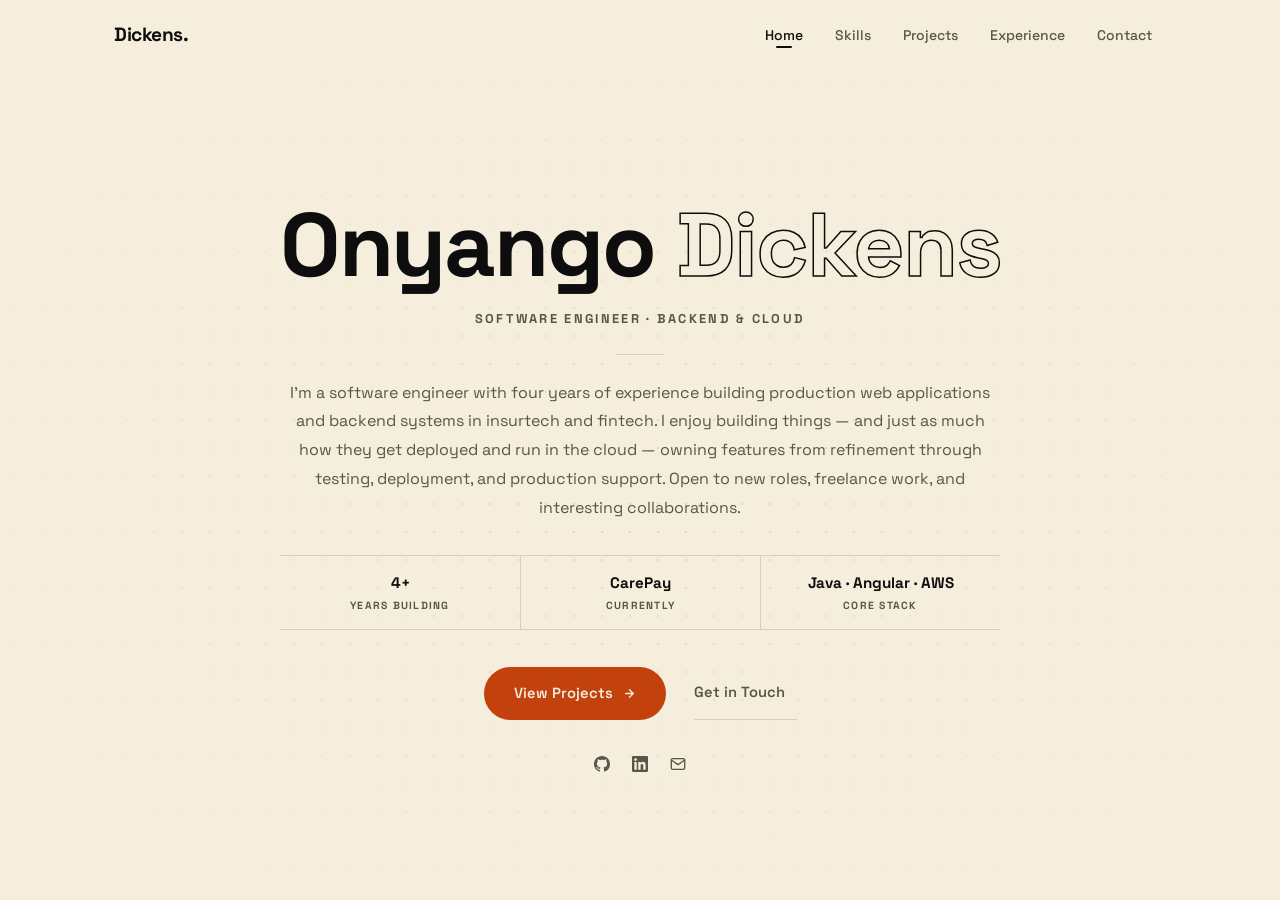
<file: index.html>
<!DOCTYPE html>
<html lang="en">
<head>
  <meta charset="UTF-8">
  <meta name="viewport" content="width=device-width, initial-scale=1.0">
  <meta name="description" content="Dickens Onyango — Software Engineer passionate about backend development and Cloud/DevOps">
  <title>Dickens Onyango</title>
  <link rel="preconnect" href="https://fonts.googleapis.com">
  <link rel="preconnect" href="https://fonts.gstatic.com" crossorigin>
  <link href="https://fonts.googleapis.com/css2?family=Space+Grotesk:wght@300;400;500;600;700&display=swap" rel="stylesheet">
  <link rel="stylesheet" href="styles.css">
</head>
<body data-page="home">

  <nav class="navbar" id="navbar">
    <div class="nav-container">
      <a href="index.html" class="nav-logo">Dickens<span>.</span></a>
      <div class="nav-right">
        <ul class="nav-links" id="navLinks">
          <li><a href="index.html" data-page="home">Home</a></li>
          <li><a href="skills.html" data-page="skills">Skills</a></li>
          <li><a href="projects.html" data-page="projects">Projects</a></li>
          <li><a href="experience.html" data-page="experience">Experience</a></li>
          <li><a href="contact.html" data-page="contact">Contact</a></li>
          <li class="nav-meta">
            <a href="contact.html" class="nav-cta">Get in touch</a>
            <a href="mailto:omondikens1@gmail.com" class="nav-meta-mail">omondikens1@gmail.com</a>
            <span class="nav-meta-social">
              <a href="https://github.com/d-kens" target="_blank" rel="noopener">GitHub</a>
              <a href="https://www.linkedin.com/in/onyango-dickens/" target="_blank" rel="noopener">LinkedIn</a>
            </span>
          </li>
        </ul>
        <button class="nav-toggle" id="navToggle" aria-label="Open menu" aria-expanded="false" aria-controls="navLinks">
          <span class="bar"></span>
          <span class="bar"></span>
          <span class="bar"></span>
        </button>
      </div>
    </div>
  </nav>
  <div class="nav-overlay" id="navOverlay"></div>

  <main>
    <section class="hero">
      <div class="hero-inner">

        <h1 class="hero-name hero-anim" style="--d:1">Onyango <em>Dickens</em></h1>

        <p class="hero-role hero-anim" style="--d:2">Software Engineer · Backend &amp; Cloud</p>

        <div class="hero-rule hero-anim" style="--d:2"></div>

        <p class="hero-bio hero-anim" style="--d:3">
          I'm a software engineer with four years of experience building production web applications and backend systems in insurtech and fintech. I enjoy building things — and just as much how they get deployed and run in the cloud — owning features from refinement through testing, deployment, and production support. Open to new roles, freelance work, and interesting collaborations.
        </p>

        <ul class="hero-facts hero-anim" style="--d:4">
          <li><strong>4+</strong><span>Years building</span></li>
          <li><strong>CarePay</strong><span>Currently</span></li>
          <li><strong>Java · Angular · AWS</strong><span>Core stack</span></li>
        </ul>

        <div class="hero-actions hero-anim" style="--d:5">
          <a href="projects.html" class="btn-hero-primary">
            View Projects
            <svg width="13" height="13" viewBox="0 0 24 24" fill="none" stroke="currentColor" stroke-width="2.5" stroke-linecap="round" stroke-linejoin="round"><path d="M5 12h14M12 5l7 7-7 7"/></svg>
          </a>
          <a href="contact.html" class="btn-hero-secondary">Get in Touch</a>
        </div>

        <div class="hero-social hero-anim" style="--d:6">
          <a href="https://github.com/d-kens" target="_blank" rel="noopener" aria-label="GitHub"><svg width="16" height="16" viewBox="0 0 24 24" fill="currentColor" aria-hidden="true"><path d="M12 0C5.37 0 0 5.37 0 12c0 5.31 3.435 9.795 8.205 11.385.6.105.825-.255.825-.57 0-.285-.015-1.23-.015-2.235-3.015.555-3.795-.735-4.035-1.41-.135-.345-.72-1.41-1.23-1.695-.42-.225-1.02-.78-.015-.795.945-.015 1.62.87 1.845 1.23 1.08 1.815 2.805 1.305 3.495.99.105-.78.42-1.305.765-1.605-2.67-.3-5.46-1.335-5.46-5.925 0-1.305.465-2.385 1.23-3.225-.12-.3-.54-1.53.12-3.18 0 0 1.005-.315 3.3 1.23.96-.27 1.98-.405 3-.405s2.04.135 3 .405c2.295-1.56 3.3-1.23 3.3-1.23.66 1.65.24 2.88.12 3.18.765.84 1.23 1.905 1.23 3.225 0 4.605-2.805 5.625-5.475 5.925.435.375.81 1.095.81 2.22 0 1.605-.015 2.895-.015 3.3 0 .315.225.69.825.57A12.02 12.02 0 0024 12c0-6.63-5.37-12-12-12z"/></svg></a>
          <a href="https://www.linkedin.com/in/onyango-dickens/" target="_blank" rel="noopener" aria-label="LinkedIn"><svg width="16" height="16" viewBox="0 0 24 24" fill="currentColor" aria-hidden="true"><path d="M20.447 20.452h-3.554v-5.569c0-1.328-.027-3.037-1.852-3.037-1.853 0-2.136 1.445-2.136 2.939v5.667H9.351V9h3.414v1.561h.046c.477-.9 1.637-1.85 3.37-1.85 3.601 0 4.267 2.37 4.267 5.455v6.286zM5.337 7.433a2.062 2.062 0 01-2.063-2.065 2.064 2.064 0 112.063 2.065zm1.782 13.019H3.555V9h3.564v11.452zM22.225 0H1.771C.792 0 0 .774 0 1.729v20.542C0 23.227.792 24 1.771 24h20.451C23.2 24 24 23.227 24 22.271V1.729C24 .774 23.2 0 22.222 0h.003z"/></svg></a>
          <a href="mailto:omondikens1@gmail.com" aria-label="Email"><svg width="16" height="16" viewBox="0 0 24 24" fill="none" stroke="currentColor" stroke-width="2" stroke-linecap="round" stroke-linejoin="round" aria-hidden="true"><path d="M4 4h16c1.1 0 2 .9 2 2v12c0 1.1-.9 2-2 2H4c-1.1 0-2-.9-2-2V6c0-1.1.9-2 2-2z"/><polyline points="22,6 12,13 2,6"/></svg></a>
        </div>

      </div>
    </section>
  </main>

  <script src="main.js"></script>
</body>
</html>
</file>
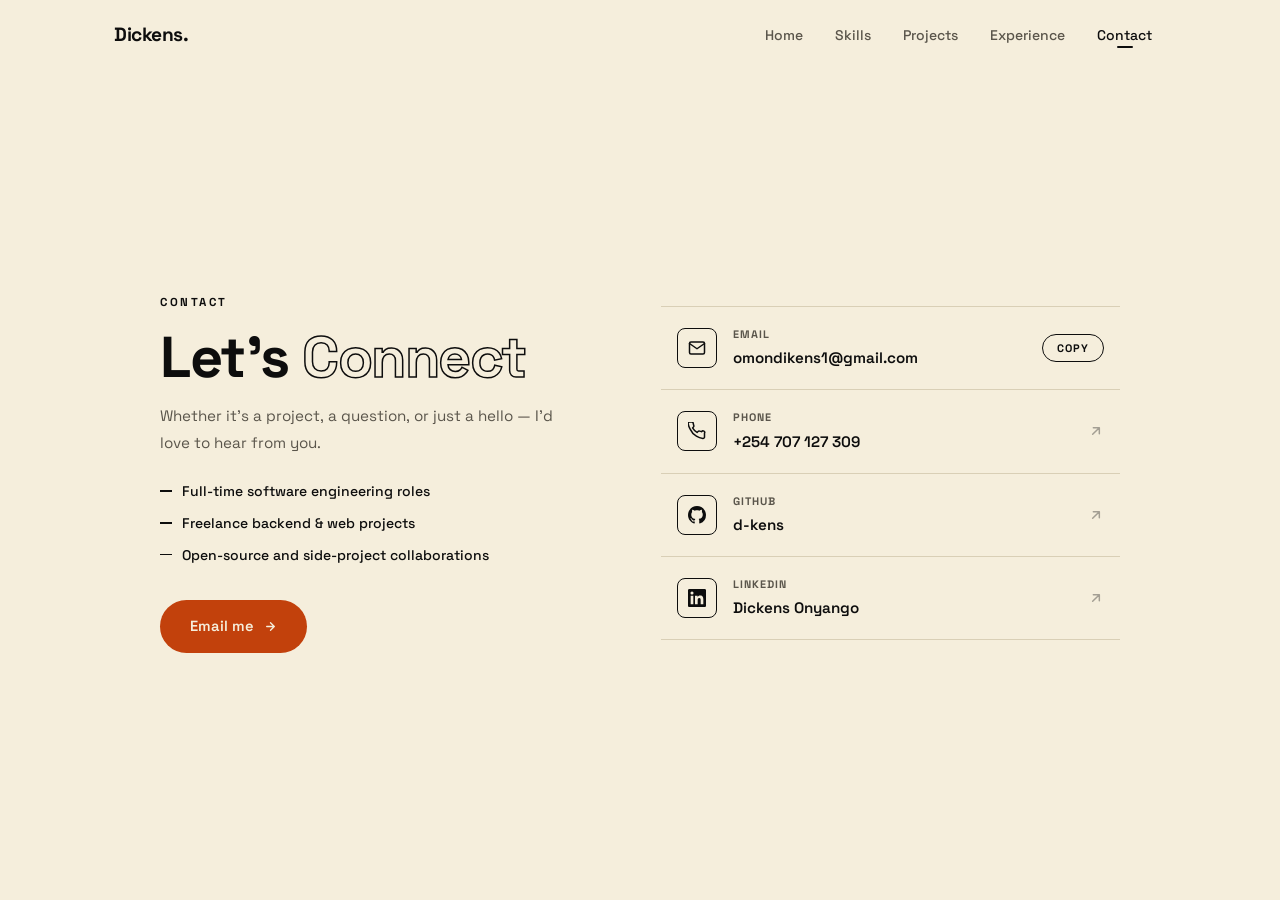
<file: contact.html>
<!DOCTYPE html>
<html lang="en">
<head>
  <meta charset="UTF-8">
  <meta name="viewport" content="width=device-width, initial-scale=1.0">
  <meta name="description" content="Dickens Onyango — Get in touch">
  <title>Contact · Dickens Onyango</title>
  <link rel="preconnect" href="https://fonts.googleapis.com">
  <link rel="preconnect" href="https://fonts.gstatic.com" crossorigin>
  <link href="https://fonts.googleapis.com/css2?family=Space+Grotesk:wght@300;400;500;600;700&display=swap" rel="stylesheet">
  <link rel="stylesheet" href="styles.css">
</head>
<body data-page="contact">

  <nav class="navbar" id="navbar">
    <div class="nav-container">
      <a href="index.html" class="nav-logo">Dickens<span>.</span></a>
      <div class="nav-right">
        <ul class="nav-links" id="navLinks">
          <li><a href="index.html" data-page="home">Home</a></li>
          <li><a href="skills.html" data-page="skills">Skills</a></li>
          <li><a href="projects.html" data-page="projects">Projects</a></li>
          <li><a href="experience.html" data-page="experience">Experience</a></li>
          <li><a href="contact.html" data-page="contact">Contact</a></li>
          <li class="nav-meta">
            <a href="contact.html" class="nav-cta">Get in touch</a>
            <a href="mailto:omondikens1@gmail.com" class="nav-meta-mail">omondikens1@gmail.com</a>
            <span class="nav-meta-social">
              <a href="https://github.com/d-kens" target="_blank" rel="noopener">GitHub</a>
              <a href="https://www.linkedin.com/in/onyango-dickens/" target="_blank" rel="noopener">LinkedIn</a>
            </span>
          </li>
        </ul>
        <button class="nav-toggle" id="navToggle" aria-label="Open menu" aria-expanded="false" aria-controls="navLinks">
          <span class="bar"></span><span class="bar"></span><span class="bar"></span>
        </button>
      </div>
    </div>
  </nav>
  <div class="nav-overlay" id="navOverlay"></div>

  <main>
    <div class="contact-wrap">

      <div class="contact-intro fade-up">
        <p class="sk-eyebrow">Contact</p>
        <h1 class="contact-title">Let's <em>Connect</em></h1>
        <p class="contact-lead">Whether it's a project, a question, or just a hello — I'd love to hear from you.</p>

        <ul class="contact-topics">
          <li>Full-time software engineering roles</li>
          <li>Freelance backend &amp; web projects</li>
          <li>Open-source and side-project collaborations</li>
        </ul>

        <a href="mailto:omondikens1@gmail.com" class="btn-hero-primary">
          Email me
          <svg width="13" height="13" viewBox="0 0 24 24" fill="none" stroke="currentColor" stroke-width="2.5" stroke-linecap="round" stroke-linejoin="round" aria-hidden="true"><path d="M5 12h14M12 5l7 7-7 7"/></svg>
        </a>
      </div>

      <div class="contact-list fade-up">
        <div class="c-row">
          <a href="mailto:omondikens1@gmail.com" class="c-link">
            <span class="c-icon"><svg aria-hidden="true" width="18" height="18" viewBox="0 0 24 24" fill="none" stroke="currentColor" stroke-width="2" stroke-linecap="round" stroke-linejoin="round"> <path d="M4 4h16c1.1 0 2 .9 2 2v12c0 1.1-.9 2-2 2H4c-1.1 0-2-.9-2-2V6c0-1.1.9-2 2-2z"/><polyline points="22,6 12,13 2,6"/> </svg></span>
            <span class="c-text">
              <span class="c-label">Email</span>
              <span class="c-value">omondikens1@gmail.com</span>
            </span>
            <svg class="c-arrow" aria-hidden="true" width="16" height="16" viewBox="0 0 24 24" fill="none" stroke="currentColor" stroke-width="2.2" stroke-linecap="round" stroke-linejoin="round"><path d="M7 17L17 7M8 7h9v9"/></svg>
          </a>
          <button type="button" class="c-copy" data-copy="omondikens1@gmail.com" aria-label="Copy email address">Copy</button>
        </div>
        <div class="c-row">
          <a href="tel:+254707127309" class="c-link">
            <span class="c-icon"><svg aria-hidden="true" width="18" height="18" viewBox="0 0 24 24" fill="none" stroke="currentColor" stroke-width="2" stroke-linecap="round" stroke-linejoin="round"> <path d="M22 16.92v3a2 2 0 01-2.18 2 19.79 19.79 0 01-8.63-3.07A19.5 19.5 0 013.07 9.81 19.79 19.79 0 01.04 1.18 2 2 0 012 0h3a2 2 0 012 1.72c.127.96.361 1.903.7 2.81a2 2 0 01-.45 2.11L6.09 7.91a16 16 0 006 6l1.27-1.27a2 2 0 012.11-.45c.907.339 1.85.573 2.81.7A2 2 0 0122 14.92v2z"/> </svg></span>
            <span class="c-text">
              <span class="c-label">Phone</span>
              <span class="c-value">+254 707 127 309</span>
            </span>
            <svg class="c-arrow" aria-hidden="true" width="16" height="16" viewBox="0 0 24 24" fill="none" stroke="currentColor" stroke-width="2.2" stroke-linecap="round" stroke-linejoin="round"><path d="M7 17L17 7M8 7h9v9"/></svg>
          </a>
        </div>
        <div class="c-row">
          <a href="https://github.com/d-kens" class="c-link" target="_blank" rel="noopener">
            <span class="c-icon"><svg aria-hidden="true" width="18" height="18" viewBox="0 0 24 24" fill="currentColor"><path d="M12 0C5.37 0 0 5.37 0 12c0 5.31 3.435 9.795 8.205 11.385.6.105.825-.255.825-.57 0-.285-.015-1.23-.015-2.235-3.015.555-3.795-.735-4.035-1.41-.135-.345-.72-1.41-1.23-1.695-.42-.225-1.02-.78-.015-.795.945-.015 1.62.87 1.845 1.23 1.08 1.815 2.805 1.305 3.495.99.105-.78.42-1.305.765-1.605-2.67-.3-5.46-1.335-5.46-5.925 0-1.305.465-2.385 1.23-3.225-.12-.3-.54-1.53.12-3.18 0 0 1.005-.315 3.3 1.23.96-.27 1.98-.405 3-.405s2.04.135 3 .405c2.295-1.56 3.3-1.23 3.3-1.23.66 1.65.24 2.88.12 3.18.765.84 1.23 1.905 1.23 3.225 0 4.605-2.805 5.625-5.475 5.925.435.375.81 1.095.81 2.22 0 1.605-.015 2.895-.015 3.3 0 .315.225.69.825.57A12.02 12.02 0 0024 12c0-6.63-5.37-12-12-12z"/></svg></span>
            <span class="c-text">
              <span class="c-label">GitHub</span>
              <span class="c-value">d-kens</span>
            </span>
            <svg class="c-arrow" aria-hidden="true" width="16" height="16" viewBox="0 0 24 24" fill="none" stroke="currentColor" stroke-width="2.2" stroke-linecap="round" stroke-linejoin="round"><path d="M7 17L17 7M8 7h9v9"/></svg>
          </a>
        </div>
        <div class="c-row">
          <a href="https://www.linkedin.com/in/onyango-dickens/" class="c-link" target="_blank" rel="noopener">
            <span class="c-icon"><svg aria-hidden="true" width="18" height="18" viewBox="0 0 24 24" fill="currentColor"><path d="M20.447 20.452h-3.554v-5.569c0-1.328-.027-3.037-1.852-3.037-1.853 0-2.136 1.445-2.136 2.939v5.667H9.351V9h3.414v1.561h.046c.477-.9 1.637-1.85 3.37-1.85 3.601 0 4.267 2.37 4.267 5.455v6.286zM5.337 7.433a2.062 2.062 0 01-2.063-2.065 2.064 2.064 0 112.063 2.065zm1.782 13.019H3.555V9h3.564v11.452zM22.225 0H1.771C.792 0 0 .774 0 1.729v20.542C0 23.227.792 24 1.771 24h20.451C23.2 24 24 23.227 24 22.271V1.729C24 .774 23.2 0 22.222 0h.003z"/></svg></span>
            <span class="c-text">
              <span class="c-label">LinkedIn</span>
              <span class="c-value">Dickens Onyango</span>
            </span>
            <svg class="c-arrow" aria-hidden="true" width="16" height="16" viewBox="0 0 24 24" fill="none" stroke="currentColor" stroke-width="2.2" stroke-linecap="round" stroke-linejoin="round"><path d="M7 17L17 7M8 7h9v9"/></svg>
          </a>
        </div>
      </div>

    </div>

    <div class="c-toast" id="cToast" role="status" aria-live="polite"></div>
  </main>

  <script src="main.js"></script>
</body>
</html>
</file>
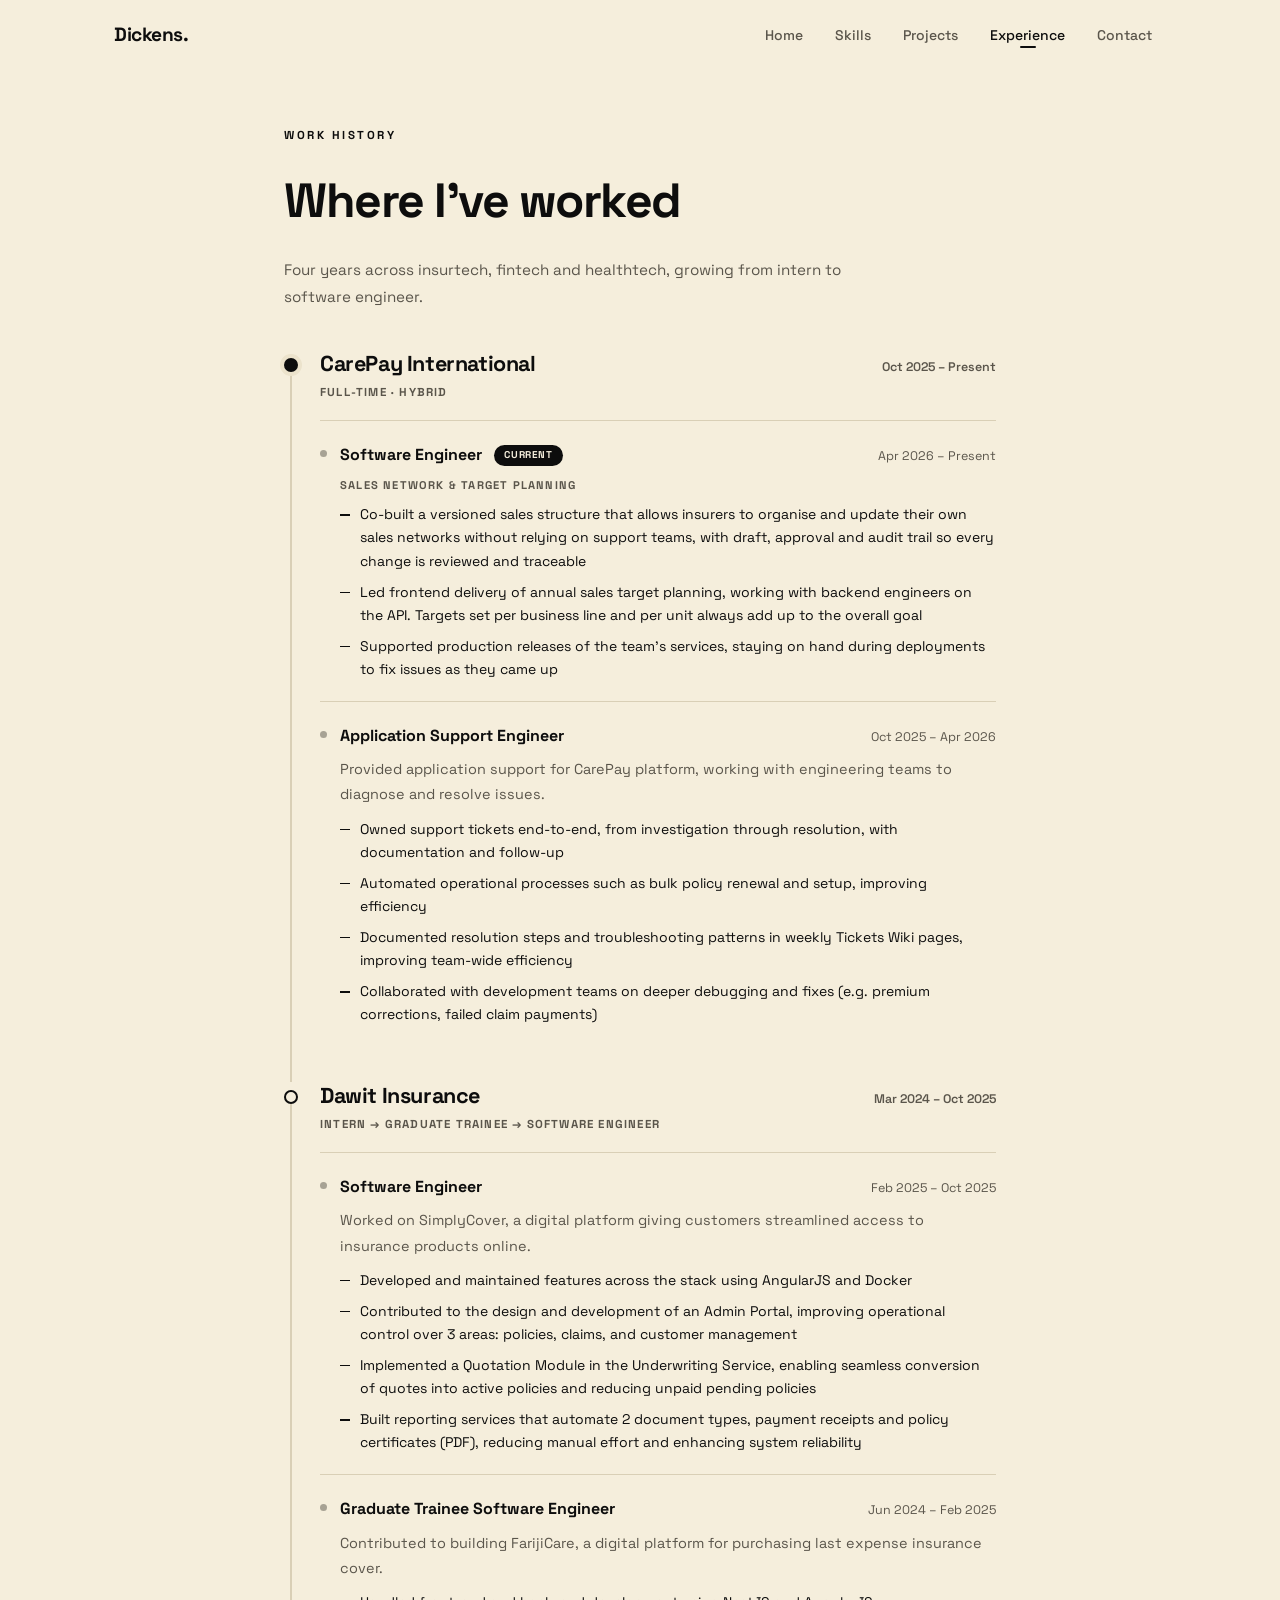
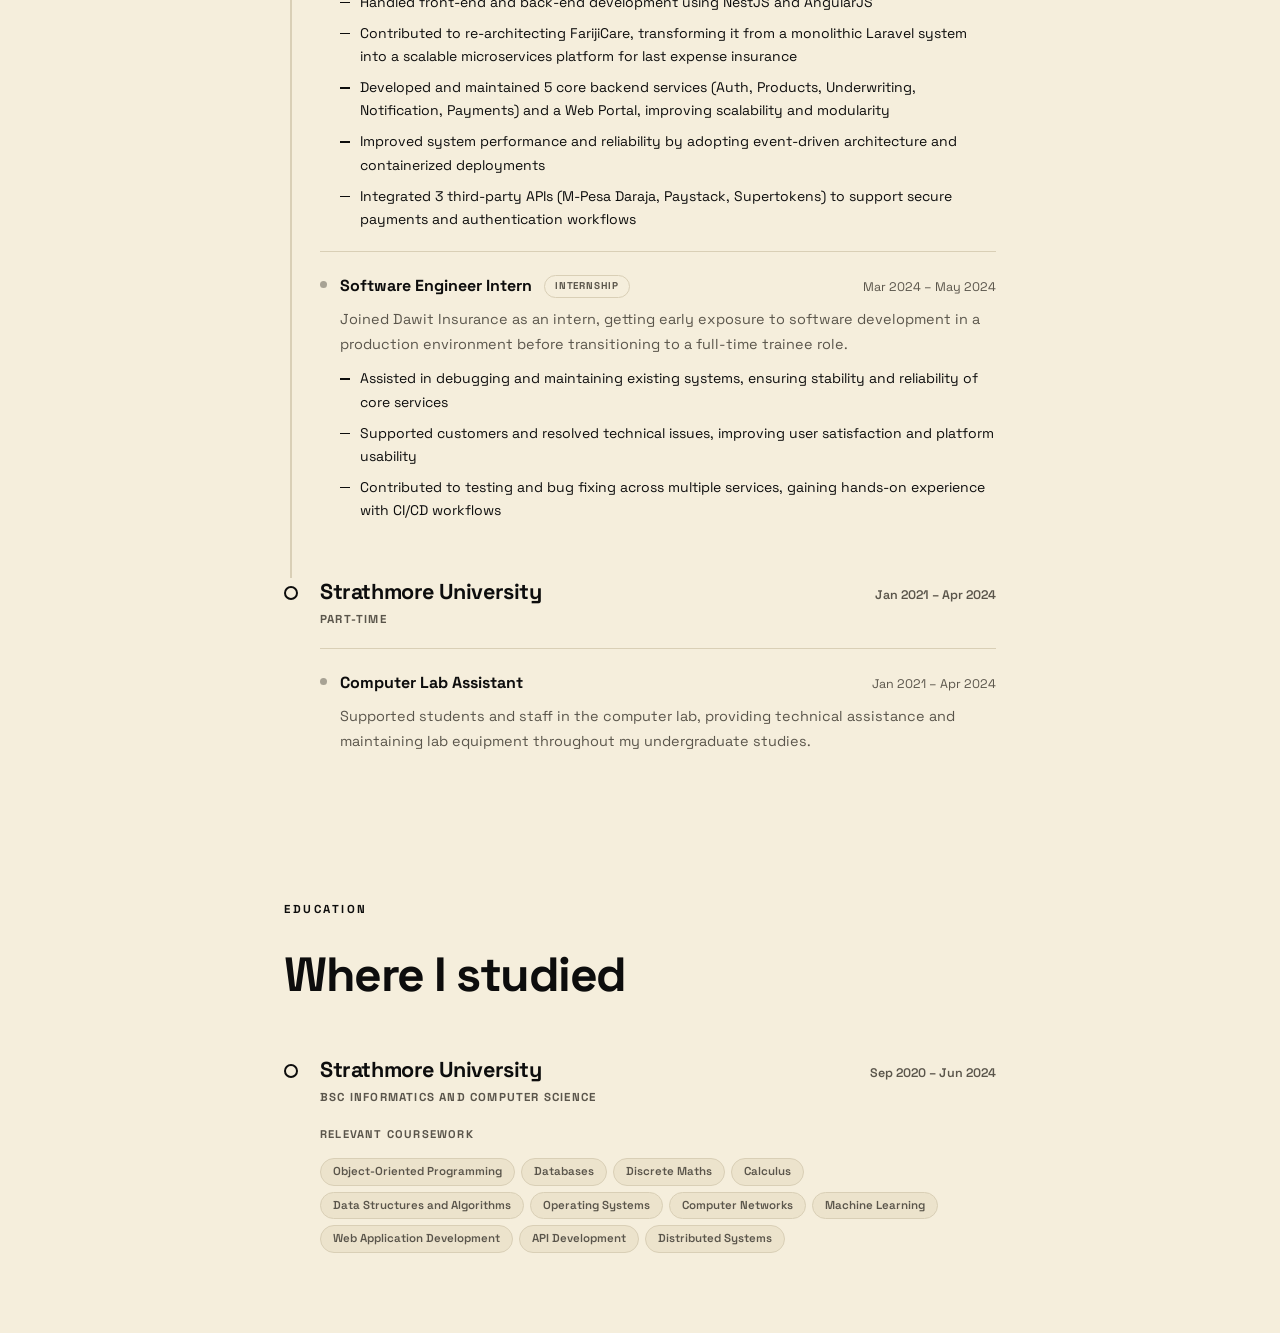
<file: experience.html>
<!DOCTYPE html>
<html lang="en">
<head>
  <meta charset="UTF-8">
  <meta name="viewport" content="width=device-width, initial-scale=1.0">
  <meta name="description" content="Dickens Onyango — Work Experience">
  <title>Experience · Dickens Onyango</title>
  <link rel="preconnect" href="https://fonts.googleapis.com">
  <link rel="preconnect" href="https://fonts.gstatic.com" crossorigin>
  <link href="https://fonts.googleapis.com/css2?family=Space+Grotesk:wght@300;400;500;600;700&display=swap" rel="stylesheet">
  <link rel="stylesheet" href="styles.css">
</head>
<body data-page="experience">

  <nav class="navbar" id="navbar">
    <div class="nav-container">
      <a href="index.html" class="nav-logo">Dickens<span>.</span></a>
      <div class="nav-right">
        <ul class="nav-links" id="navLinks">
          <li><a href="index.html" data-page="home">Home</a></li>
          <li><a href="skills.html" data-page="skills">Skills</a></li>
          <li><a href="projects.html" data-page="projects">Projects</a></li>
          <li><a href="experience.html" data-page="experience">Experience</a></li>
          <li><a href="contact.html" data-page="contact">Contact</a></li>
          <li class="nav-meta">
            <a href="contact.html" class="nav-cta">Get in touch</a>
            <a href="mailto:omondikens1@gmail.com" class="nav-meta-mail">omondikens1@gmail.com</a>
            <span class="nav-meta-social">
              <a href="https://github.com/d-kens" target="_blank" rel="noopener">GitHub</a>
              <a href="https://www.linkedin.com/in/onyango-dickens/" target="_blank" rel="noopener">LinkedIn</a>
            </span>
          </li>
        </ul>
        <button class="nav-toggle" id="navToggle" aria-label="Open menu" aria-expanded="false" aria-controls="navLinks">
          <span class="bar"></span><span class="bar"></span><span class="bar"></span>
        </button>
      </div>
    </div>
  </nav>
  <div class="nav-overlay" id="navOverlay"></div>

  <main>
    <div class="sk-header fade-up">
      <p class="sk-eyebrow">Work History</p>
      <h1 class="sk-title">Where I've worked</h1>
      <p class="sk-intro">Four years across insurtech, fintech and healthtech, growing from intern to software engineer.</p>
    </div>

    <div class="tl-wrap">

      <section class="tl-item fade-up tl-item--current">
        <div class="tl-dot"></div>
        <div class="tl-company-head">
          <h2 class="tl-company-name">CarePay International</h2>
          <span class="tl-tenure">Oct 2025 – Present</span>
        </div>
        <span class="tl-company-sub">Full-time · Hybrid</span>
        <div class="tl-roles">
            <div class="tl-role-item">
              <span class="tl-role-dot"></span>
              <div class="tl-role-header">
                <span class="tl-role-title">Software Engineer <span class="tl-badge">Current</span></span>
                <span class="tl-date">Apr 2026 – Present</span>
              </div>
                <p class="tl-focus">Sales Network &amp; Target Planning</p>
                <ul class="tl-achievements">
                  <li>Co-built a versioned sales structure that allows insurers to organise and update their own sales networks without relying on support teams, with draft, approval and audit trail so every change is reviewed and traceable</li>
                  <li>Led frontend delivery of annual sales target planning, working with backend engineers on the API. Targets set per business line and per unit always add up to the overall goal</li>
                  <li>Supported production releases of the team's services, staying on hand during deployments to fix issues as they came up</li>
                </ul>
            </div>

            <div class="tl-role-item">
              <span class="tl-role-dot"></span>
              <div class="tl-role-header">
                <span class="tl-role-title">Application Support Engineer</span>
                <span class="tl-date">Oct 2025 – Apr 2026</span>
              </div>
                <p class="tl-desc">Provided application support for CarePay platform, working with engineering teams to diagnose and resolve issues.</p>
                <ul class="tl-achievements">
                  <li>Owned support tickets end-to-end, from investigation through resolution, with documentation and follow-up</li>
                  <li>Automated operational processes such as bulk policy renewal and setup, improving efficiency</li>
                  <li>Documented resolution steps and troubleshooting patterns in weekly Tickets Wiki pages, improving team-wide efficiency</li>
                  <li>Collaborated with development teams on deeper debugging and fixes (e.g. premium corrections, failed claim payments)</li>
                </ul>
            </div>
        </div>
      </section>

      <section class="tl-item fade-up">
        <div class="tl-dot"></div>
        <div class="tl-company-head">
          <h2 class="tl-company-name">Dawit Insurance</h2>
          <span class="tl-tenure">Mar 2024 – Oct 2025</span>
        </div>
        <span class="tl-company-sub">Intern → Graduate Trainee → Software Engineer</span>
        <div class="tl-roles">
            <div class="tl-role-item">
              <span class="tl-role-dot"></span>
              <div class="tl-role-header">
                <span class="tl-role-title">Software Engineer</span>
                <span class="tl-date">Feb 2025 – Oct 2025</span>
              </div>
                <p class="tl-desc">Worked on SimplyCover, a digital platform giving customers streamlined access to insurance products online.</p>
                <ul class="tl-achievements">
                  <li>Developed and maintained features across the stack using AngularJS and Docker</li>
                  <li>Contributed to the design and development of an Admin Portal, improving operational control over 3 areas: policies, claims, and customer management</li>
                  <li>Implemented a Quotation Module in the Underwriting Service, enabling seamless conversion of quotes into active policies and reducing unpaid pending policies</li>
                  <li>Built reporting services that automate 2 document types, payment receipts and policy certificates (PDF), reducing manual effort and enhancing system reliability</li>
                </ul>
            </div>

            <div class="tl-role-item">
              <span class="tl-role-dot"></span>
              <div class="tl-role-header">
                <span class="tl-role-title">Graduate Trainee Software Engineer</span>
                <span class="tl-date">Jun 2024 – Feb 2025</span>
              </div>
                <p class="tl-desc">Contributed to building FarijiCare, a digital platform for purchasing last expense insurance cover.</p>
                <ul class="tl-achievements">
                  <li>Handled front-end and back-end development using NestJS and AngularJS</li>
                  <li>Contributed to re-architecting FarijiCare, transforming it from a monolithic Laravel system into a scalable microservices platform for last expense insurance</li>
                  <li>Developed and maintained 5 core backend services (Auth, Products, Underwriting, Notification, Payments) and a Web Portal, improving scalability and modularity</li>
                  <li>Improved system performance and reliability by adopting event-driven architecture and containerized deployments</li>
                  <li>Integrated 3 third-party APIs (M-Pesa Daraja, Paystack, Supertokens) to support secure payments and authentication workflows</li>
                </ul>
            </div>

            <div class="tl-role-item">
              <span class="tl-role-dot"></span>
              <div class="tl-role-header">
                <span class="tl-role-title">Software Engineer Intern <span class="tl-badge tl-badge--muted">Internship</span></span>
                <span class="tl-date">Mar 2024 – May 2024</span>
              </div>
                <p class="tl-desc">Joined Dawit Insurance as an intern, getting early exposure to software development in a production environment before transitioning to a full-time trainee role.</p>
                <ul class="tl-achievements">
                  <li>Assisted in debugging and maintaining existing systems, ensuring stability and reliability of core services</li>
                  <li>Supported customers and resolved technical issues, improving user satisfaction and platform usability</li>
                  <li>Contributed to testing and bug fixing across multiple services, gaining hands-on experience with CI/CD workflows</li>
                </ul>
            </div>
        </div>
      </section>

      <section class="tl-item fade-up">
        <div class="tl-dot"></div>
        <div class="tl-company-head">
          <h2 class="tl-company-name">Strathmore University</h2>
          <span class="tl-tenure">Jan 2021 – Apr 2024</span>
        </div>
        <span class="tl-company-sub">Part-time</span>
        <div class="tl-roles">
            <div class="tl-role-item">
              <span class="tl-role-dot"></span>
              <div class="tl-role-header">
                <span class="tl-role-title">Computer Lab Assistant</span>
                <span class="tl-date">Jan 2021 – Apr 2024</span>
              </div>
                <p class="tl-desc">Supported students and staff in the computer lab, providing technical assistance and maintaining lab equipment throughout my undergraduate studies.</p>
            </div>
        </div>
      </section>

    </div>

    <div class="sk-header fade-up tl-section-gap">
      <p class="sk-eyebrow">Education</p>
      <h2 class="sk-title">Where I studied</h2>
    </div>

    <div class="tl-wrap">
      <section class="tl-item fade-up">
        <div class="tl-dot"></div>
        <div class="tl-company-head">
          <h3 class="tl-company-name">Strathmore University</h3>
          <span class="tl-tenure">Sep 2020 – Jun 2024</span>
        </div>
        <span class="tl-company-sub">BSc Informatics and Computer Science</span>
        <p class="tl-focus">Relevant coursework</p>
        <div class="tl-tags"><span class="sk-tag">Object-Oriented Programming</span><span class="sk-tag">Databases</span><span class="sk-tag">Discrete Maths</span><span class="sk-tag">Calculus</span><span class="sk-tag">Data Structures and Algorithms</span><span class="sk-tag">Operating Systems</span><span class="sk-tag">Computer Networks</span><span class="sk-tag">Machine Learning</span><span class="sk-tag">Web Application Development</span><span class="sk-tag">API Development</span><span class="sk-tag">Distributed Systems</span></div>
      </section>
    </div>
  </main>

  <script src="main.js"></script>
</body>
</html>
</file>
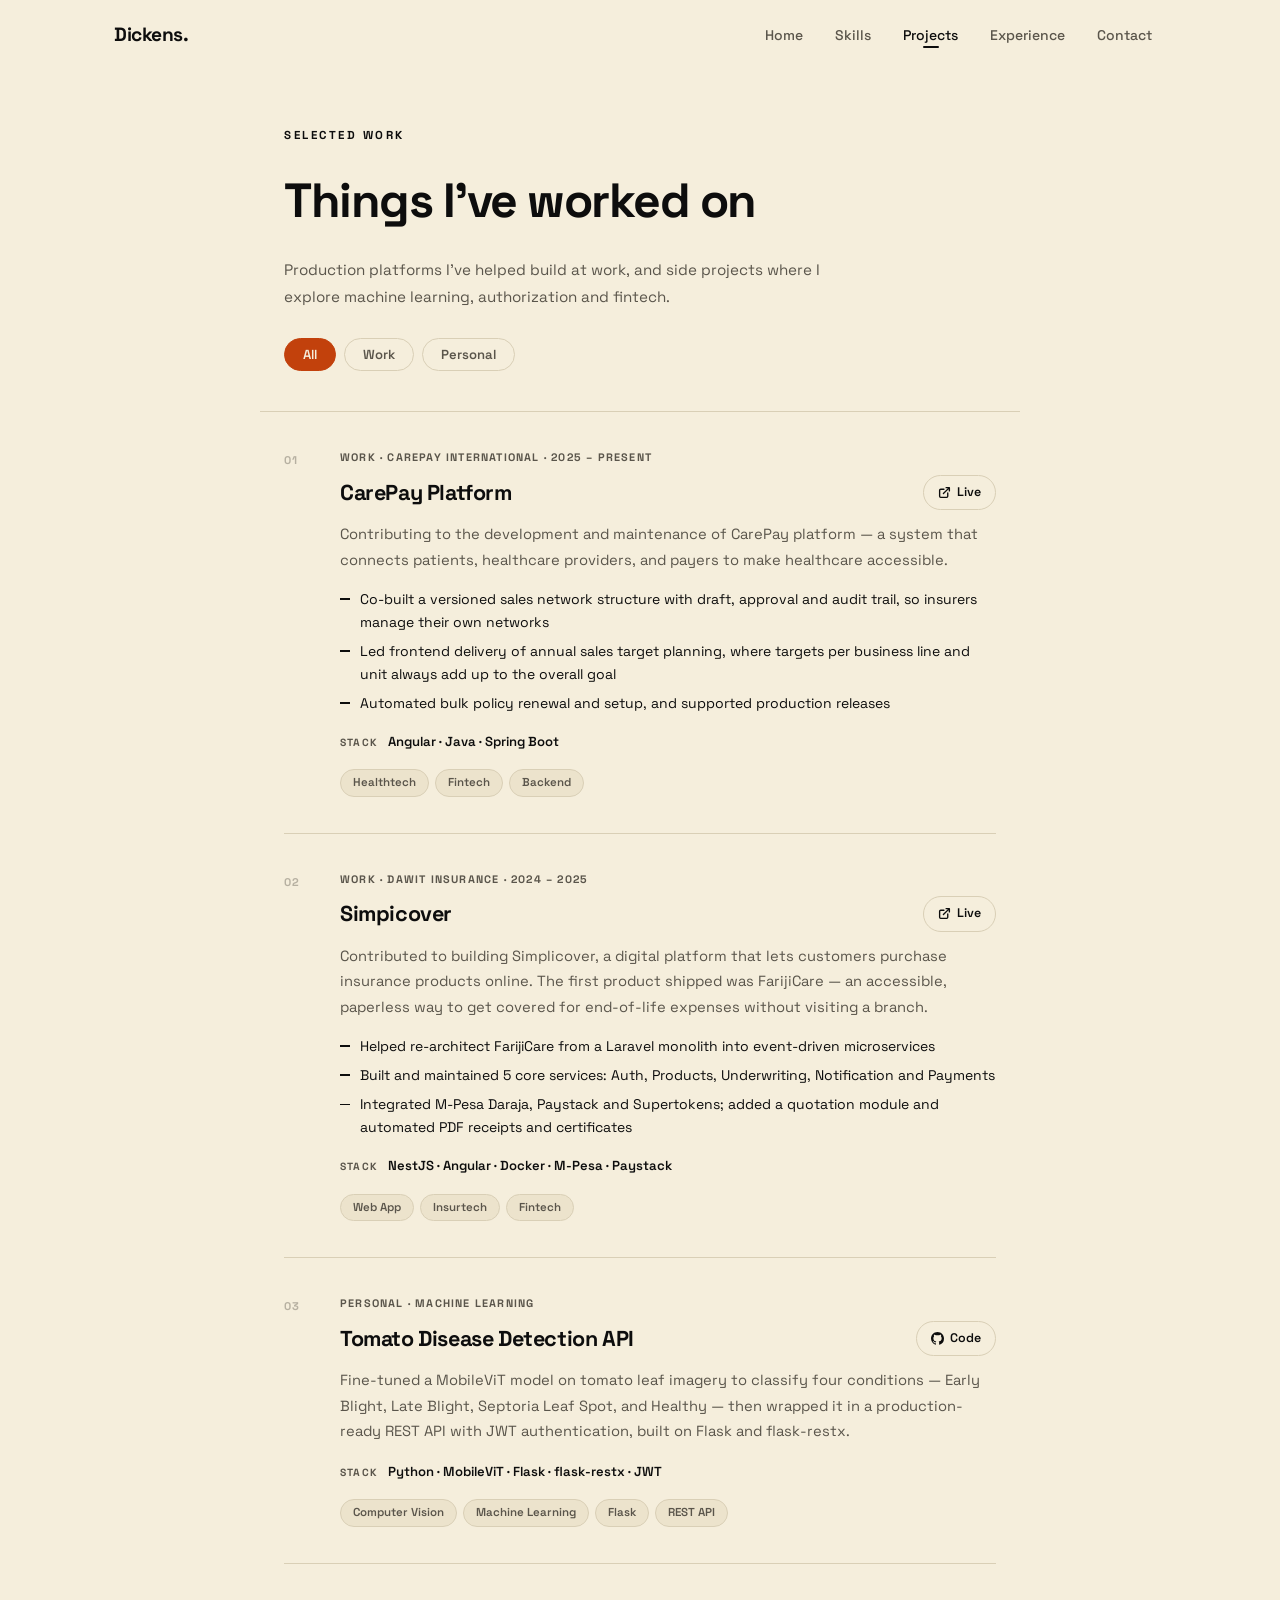
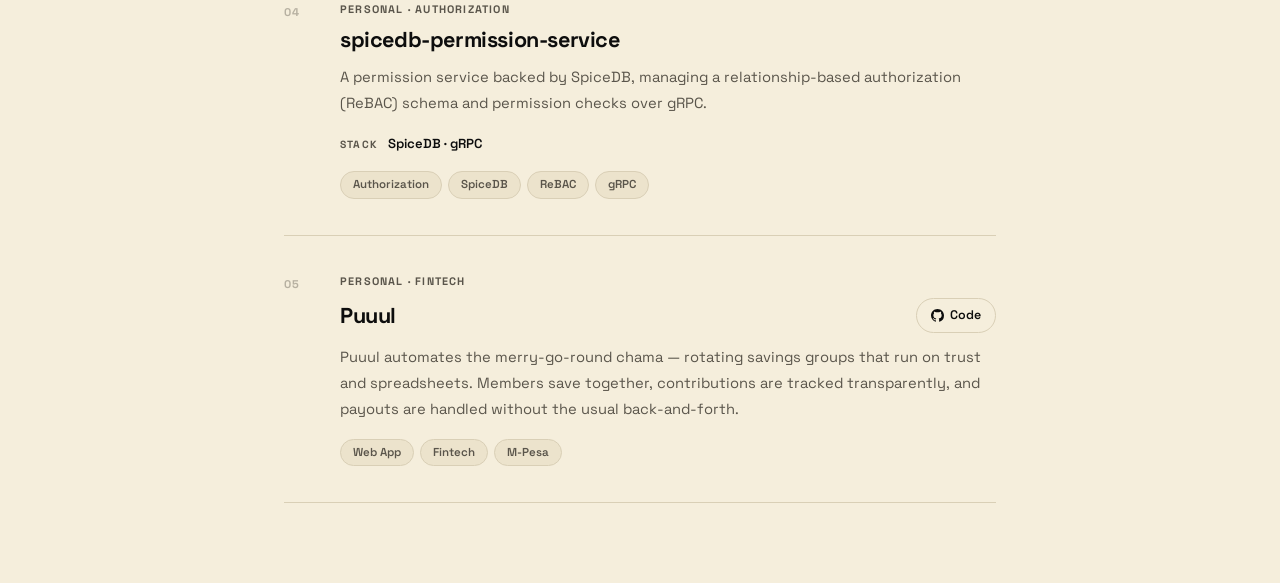
<file: projects.html>
<!DOCTYPE html>
<html lang="en">
<head>
  <meta charset="UTF-8">
  <meta name="viewport" content="width=device-width, initial-scale=1.0">
  <meta name="description" content="Dickens Onyango — Projects">
  <title>Projects · Dickens Onyango</title>
  <link rel="preconnect" href="https://fonts.googleapis.com">
  <link rel="preconnect" href="https://fonts.gstatic.com" crossorigin>
  <link href="https://fonts.googleapis.com/css2?family=Space+Grotesk:wght@300;400;500;600;700&display=swap" rel="stylesheet">
  <link rel="stylesheet" href="styles.css">
</head>
<body data-page="projects">

  <nav class="navbar" id="navbar">
    <div class="nav-container">
      <a href="index.html" class="nav-logo">Dickens<span>.</span></a>
      <div class="nav-right">
        <ul class="nav-links" id="navLinks">
          <li><a href="index.html" data-page="home">Home</a></li>
          <li><a href="skills.html" data-page="skills">Skills</a></li>
          <li><a href="projects.html" data-page="projects">Projects</a></li>
          <li><a href="experience.html" data-page="experience">Experience</a></li>
          <li><a href="contact.html" data-page="contact">Contact</a></li>
          <li class="nav-meta">
            <a href="contact.html" class="nav-cta">Get in touch</a>
            <a href="mailto:omondikens1@gmail.com" class="nav-meta-mail">omondikens1@gmail.com</a>
            <span class="nav-meta-social">
              <a href="https://github.com/d-kens" target="_blank" rel="noopener">GitHub</a>
              <a href="https://www.linkedin.com/in/onyango-dickens/" target="_blank" rel="noopener">LinkedIn</a>
            </span>
          </li>
        </ul>
        <button class="nav-toggle" id="navToggle" aria-label="Open menu" aria-expanded="false" aria-controls="navLinks">
          <span class="bar"></span><span class="bar"></span><span class="bar"></span>
        </button>
      </div>
    </div>
  </nav>
  <div class="nav-overlay" id="navOverlay"></div>

  <main>
    <div class="sk-header fade-up">
      <p class="sk-eyebrow">Selected Work</p>
      <h1 class="sk-title">Things I've worked on</h1>
      <p class="sk-intro">Production platforms I've helped build at work, and side projects where I explore machine learning, authorization and fintech.</p>
      <div class="proj-filters" role="group" aria-label="Filter projects">
        <button type="button" class="proj-filter is-active" data-filter="all" aria-pressed="true">All</button>
        <button type="button" class="proj-filter" data-filter="work" aria-pressed="false">Work</button>
        <button type="button" class="proj-filter" data-filter="personal" aria-pressed="false">Personal</button>
      </div>
    </div>

    <div class="proj-list">
      <article class="proj-item fade-up" data-kind="work">
        <span class="proj-num">01</span>
        <div class="proj-content">
          <p class="proj-meta">Work · CarePay International · 2025 – Present</p>
          <div class="proj-top">
            <h2 class="proj-name">CarePay Platform</h2>
            <div class="proj-actions">
              <a href="https://carepay.com" class="proj-link" target="_blank" rel="noopener"><svg aria-hidden="true" width="13" height="13" viewBox="0 0 24 24" fill="none" stroke="currentColor" stroke-width="2.5" stroke-linecap="round" stroke-linejoin="round"><path d="M18 13v6a2 2 0 01-2 2H5a2 2 0 01-2-2V8a2 2 0 012-2h6M15 3h6v6M10 14L21 3"/></svg><span>Live</span></a>
            </div>
          </div>
          <p class="proj-desc">Contributing to the development and maintenance of CarePay platform — a system that connects patients, healthcare providers, and payers to make healthcare accessible.</p>
          <ul class="proj-highlights">
            <li>Co-built a versioned sales network structure with draft, approval and audit trail, so insurers manage their own networks</li>
            <li>Led frontend delivery of annual sales target planning, where targets per business line and unit always add up to the overall goal</li>
            <li>Automated bulk policy renewal and setup, and supported production releases</li>
          </ul>
          <p class="proj-stack"><span>Stack</span>Angular · Java · Spring Boot</p>
          <div class="proj-chips">
              <span class="sk-tag">Healthtech</span>
              <span class="sk-tag">Fintech</span>
              <span class="sk-tag">Backend</span>
          </div>
        </div>
      </article>

      <article class="proj-item fade-up" data-kind="work">
        <span class="proj-num">02</span>
        <div class="proj-content">
          <p class="proj-meta">Work · Dawit Insurance · 2024 – 2025</p>
          <div class="proj-top">
            <h2 class="proj-name">Simpicover</h2>
            <div class="proj-actions">
              <a href="https://policy.dawitdigital.com/" class="proj-link" target="_blank" rel="noopener"><svg aria-hidden="true" width="13" height="13" viewBox="0 0 24 24" fill="none" stroke="currentColor" stroke-width="2.5" stroke-linecap="round" stroke-linejoin="round"><path d="M18 13v6a2 2 0 01-2 2H5a2 2 0 01-2-2V8a2 2 0 012-2h6M15 3h6v6M10 14L21 3"/></svg><span>Live</span></a>
            </div>
          </div>
          <p class="proj-desc">Contributed to building Simplicover, a digital platform that lets customers purchase insurance products online. The first product shipped was FarijiCare — an accessible, paperless way to get covered for end-of-life expenses without visiting a branch.</p>
          <ul class="proj-highlights">
            <li>Helped re-architect FarijiCare from a Laravel monolith into event-driven microservices</li>
            <li>Built and maintained 5 core services: Auth, Products, Underwriting, Notification and Payments</li>
            <li>Integrated M-Pesa Daraja, Paystack and Supertokens; added a quotation module and automated PDF receipts and certificates</li>
          </ul>
          <p class="proj-stack"><span>Stack</span>NestJS · Angular · Docker · M-Pesa · Paystack</p>
          <div class="proj-chips">
              <span class="sk-tag">Web App</span>
              <span class="sk-tag">Insurtech</span>
              <span class="sk-tag">Fintech</span>
          </div>
        </div>
      </article>

      <article class="proj-item fade-up" data-kind="personal">
        <span class="proj-num">03</span>
        <div class="proj-content">
          <p class="proj-meta">Personal · Machine learning</p>
          <div class="proj-top">
            <h2 class="proj-name">Tomato Disease Detection API</h2>
            <div class="proj-actions">
              <a href="https://github.com/d-kens/mobilevit-flask-api" class="proj-link" target="_blank" rel="noopener"><svg aria-hidden="true" width="13" height="13" viewBox="0 0 24 24" fill="currentColor"><path d="M12 0C5.37 0 0 5.37 0 12c0 5.31 3.435 9.795 8.205 11.385.6.105.825-.255.825-.57 0-.285-.015-1.23-.015-2.235-3.015.555-3.795-.735-4.035-1.41-.135-.345-.72-1.41-1.23-1.695-.42-.225-1.02-.78-.015-.795.945-.015 1.62.87 1.845 1.23 1.08 1.815 2.805 1.305 3.495.99.105-.78.42-1.305.765-1.605-2.67-.3-5.46-1.335-5.46-5.925 0-1.305.465-2.385 1.23-3.225-.12-.3-.54-1.53.12-3.18 0 0 1.005-.315 3.3 1.23.96-.27 1.98-.405 3-.405s2.04.135 3 .405c2.295-1.56 3.3-1.23 3.3-1.23.66 1.65.24 2.88.12 3.18.765.84 1.23 1.905 1.23 3.225 0 4.605-2.805 5.625-5.475 5.925.435.375.81 1.095.81 2.22 0 1.605-.015 2.895-.015 3.3 0 .315.225.69.825.57A12.02 12.02 0 0024 12c0-6.63-5.37-12-12-12z"/></svg><span>Code</span></a>
            </div>
          </div>
          <p class="proj-desc">Fine-tuned a MobileViT model on tomato leaf imagery to classify four conditions — Early Blight, Late Blight, Septoria Leaf Spot, and Healthy — then wrapped it in a production-ready REST API with JWT authentication, built on Flask and flask-restx.</p>
          <p class="proj-stack"><span>Stack</span>Python · MobileViT · Flask · flask-restx · JWT</p>
          <div class="proj-chips">
              <span class="sk-tag">Computer Vision</span>
              <span class="sk-tag">Machine Learning</span>
              <span class="sk-tag">Flask</span>
              <span class="sk-tag">REST API</span>
          </div>
        </div>
      </article>

      <article class="proj-item fade-up" data-kind="personal">
        <span class="proj-num">04</span>
        <div class="proj-content">
          <p class="proj-meta">Personal · Authorization</p>
          <div class="proj-top">
            <h2 class="proj-name">spicedb-permission-service</h2>
          </div>
          <p class="proj-desc">A permission service backed by SpiceDB, managing a relationship-based authorization (ReBAC) schema and permission checks over gRPC.</p>
          <p class="proj-stack"><span>Stack</span>SpiceDB · gRPC</p>
          <div class="proj-chips">
              <span class="sk-tag">Authorization</span>
              <span class="sk-tag">SpiceDB</span>
              <span class="sk-tag">ReBAC</span>
              <span class="sk-tag">gRPC</span>
          </div>
        </div>
      </article>

      <article class="proj-item fade-up" data-kind="personal">
        <span class="proj-num">05</span>
        <div class="proj-content">
          <p class="proj-meta">Personal · Fintech</p>
          <div class="proj-top">
            <h2 class="proj-name">Puuul</h2>
            <div class="proj-actions">
              <a href="https://github.com/d-kens/puuul" class="proj-link" target="_blank" rel="noopener"><svg aria-hidden="true" width="13" height="13" viewBox="0 0 24 24" fill="currentColor"><path d="M12 0C5.37 0 0 5.37 0 12c0 5.31 3.435 9.795 8.205 11.385.6.105.825-.255.825-.57 0-.285-.015-1.23-.015-2.235-3.015.555-3.795-.735-4.035-1.41-.135-.345-.72-1.41-1.23-1.695-.42-.225-1.02-.78-.015-.795.945-.015 1.62.87 1.845 1.23 1.08 1.815 2.805 1.305 3.495.99.105-.78.42-1.305.765-1.605-2.67-.3-5.46-1.335-5.46-5.925 0-1.305.465-2.385 1.23-3.225-.12-.3-.54-1.53.12-3.18 0 0 1.005-.315 3.3 1.23.96-.27 1.98-.405 3-.405s2.04.135 3 .405c2.295-1.56 3.3-1.23 3.3-1.23.66 1.65.24 2.88.12 3.18.765.84 1.23 1.905 1.23 3.225 0 4.605-2.805 5.625-5.475 5.925.435.375.81 1.095.81 2.22 0 1.605-.015 2.895-.015 3.3 0 .315.225.69.825.57A12.02 12.02 0 0024 12c0-6.63-5.37-12-12-12z"/></svg><span>Code</span></a>
            </div>
          </div>
          <p class="proj-desc">Puuul automates the merry-go-round chama — rotating savings groups that run on trust and spreadsheets. Members save together, contributions are tracked transparently, and payouts are handled without the usual back-and-forth.</p>
          <div class="proj-chips">
              <span class="sk-tag">Web App</span>
              <span class="sk-tag">Fintech</span>
              <span class="sk-tag">M-Pesa</span>
          </div>
        </div>
      </article>

    </div>
  </main>

  <script src="main.js"></script>
</body>
</html>
</file>
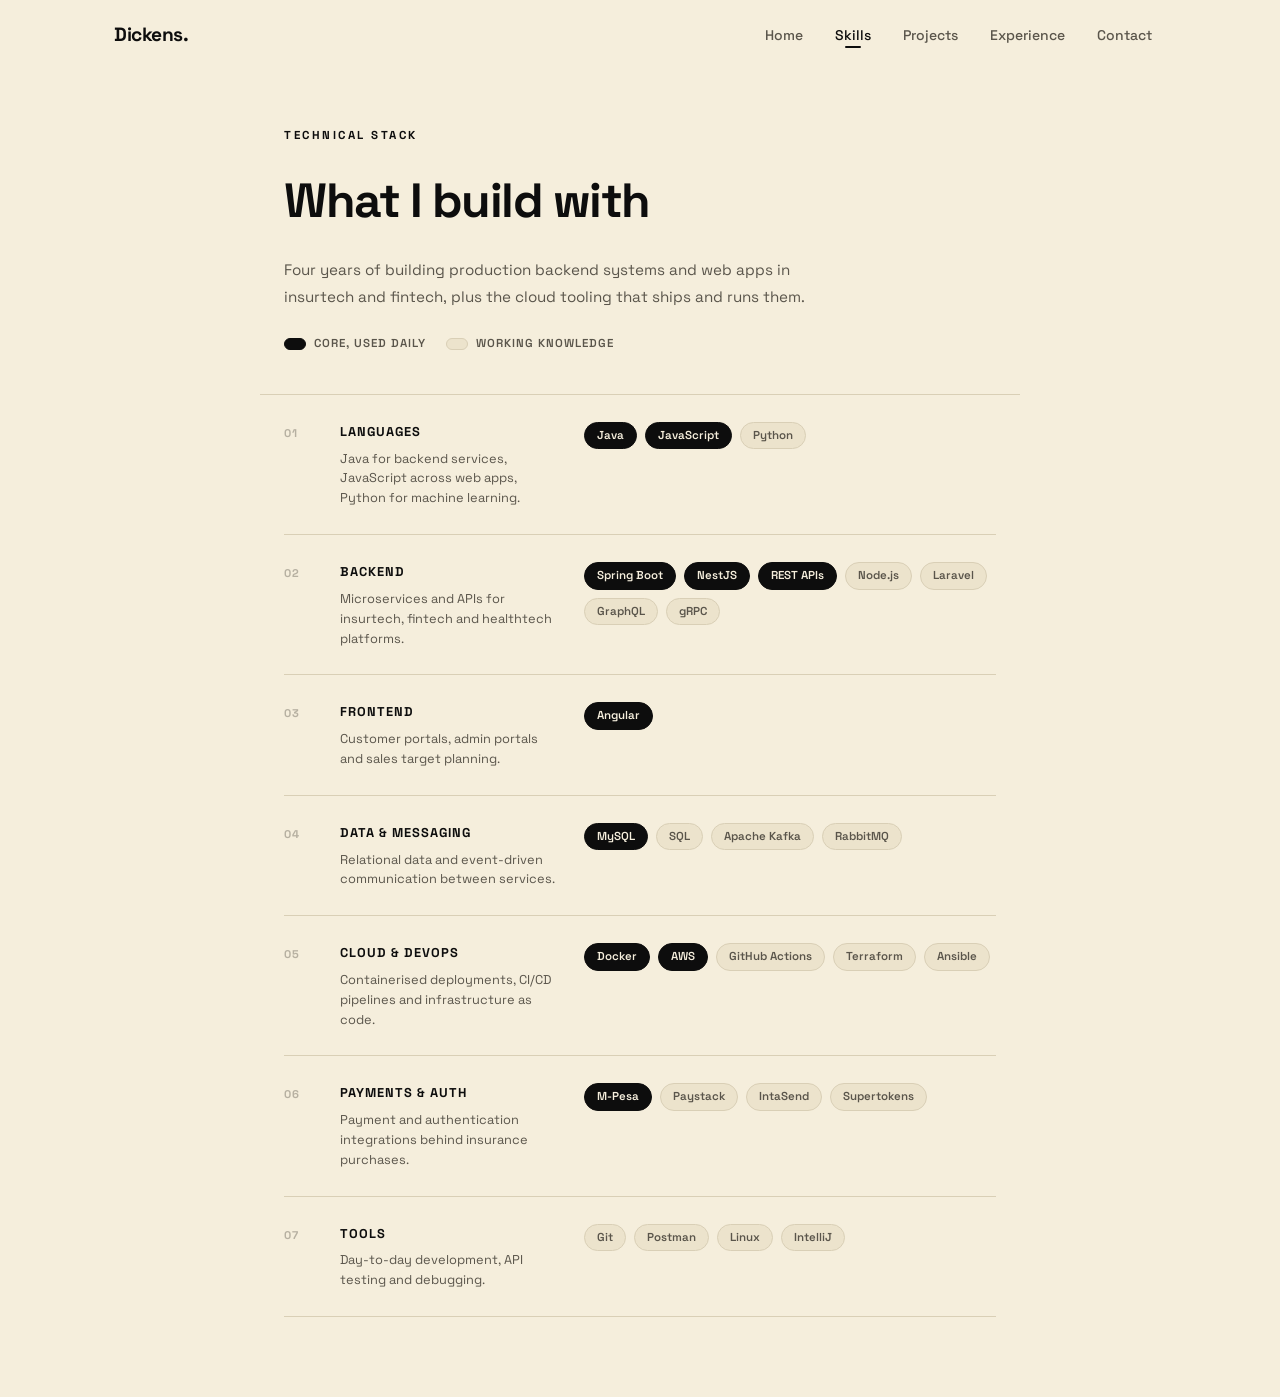
<file: skills.html>
<!DOCTYPE html>
<html lang="en">
<head>
  <meta charset="UTF-8">
  <meta name="viewport" content="width=device-width, initial-scale=1.0">
  <meta name="description" content="Dickens Onyango — Skills and expertise">
  <title>Skills · Dickens Onyango</title>
  <link rel="preconnect" href="https://fonts.googleapis.com">
  <link rel="preconnect" href="https://fonts.gstatic.com" crossorigin>
  <link href="https://fonts.googleapis.com/css2?family=Space+Grotesk:wght@300;400;500;600;700&display=swap" rel="stylesheet">
  <link rel="stylesheet" href="styles.css">
</head>
<body data-page="skills">

  <nav class="navbar" id="navbar">
    <div class="nav-container">
      <a href="index.html" class="nav-logo">Dickens<span>.</span></a>
      <div class="nav-right">
        <ul class="nav-links" id="navLinks">
          <li><a href="index.html" data-page="home">Home</a></li>
          <li><a href="skills.html" data-page="skills">Skills</a></li>
          <li><a href="projects.html" data-page="projects">Projects</a></li>
          <li><a href="experience.html" data-page="experience">Experience</a></li>
          <li><a href="contact.html" data-page="contact">Contact</a></li>
          <li class="nav-meta">
            <a href="contact.html" class="nav-cta">Get in touch</a>
            <a href="mailto:omondikens1@gmail.com" class="nav-meta-mail">omondikens1@gmail.com</a>
            <span class="nav-meta-social">
              <a href="https://github.com/d-kens" target="_blank" rel="noopener">GitHub</a>
              <a href="https://www.linkedin.com/in/onyango-dickens/" target="_blank" rel="noopener">LinkedIn</a>
            </span>
          </li>
        </ul>
        <button class="nav-toggle" id="navToggle" aria-label="Open menu" aria-expanded="false" aria-controls="navLinks">
          <span class="bar"></span><span class="bar"></span><span class="bar"></span>
        </button>
      </div>
    </div>
  </nav>
  <div class="nav-overlay" id="navOverlay"></div>

  <main>
    <div class="sk-header fade-up">
      <p class="sk-eyebrow">Technical Stack</p>
      <h1 class="sk-title">What I build with</h1>
      <p class="sk-intro">Four years of building production backend systems and web apps in insurtech and fintech, plus the cloud tooling that ships and runs them.</p>
      <div class="sk-legend">
        <span class="sk-legend-item"><span class="sk-swatch sk-swatch--core"></span>Core, used daily</span>
        <span class="sk-legend-item"><span class="sk-swatch"></span>Working knowledge</span>
      </div>
    </div>

    <div class="sk-table">
      <div class="sk-row fade-up">
        <span class="sk-num">01</span>
        <div class="sk-cat-wrap">
          <span class="sk-cat">Languages</span>
          <p class="sk-desc">Java for backend services, JavaScript across web apps, Python for machine learning.</p>
        </div>
        <div class="sk-tags">
          <span class="sk-tag sk-tag--core">Java</span>
          <span class="sk-tag sk-tag--core">JavaScript</span>
          <span class="sk-tag">Python</span>
        </div>
      </div>
      <div class="sk-row fade-up">
        <span class="sk-num">02</span>
        <div class="sk-cat-wrap">
          <span class="sk-cat">Backend</span>
          <p class="sk-desc">Microservices and APIs for insurtech, fintech and healthtech platforms.</p>
        </div>
        <div class="sk-tags">
          <span class="sk-tag sk-tag--core">Spring Boot</span>
          <span class="sk-tag sk-tag--core">NestJS</span>
          <span class="sk-tag sk-tag--core">REST APIs</span>
          <span class="sk-tag">Node.js</span>
          <span class="sk-tag">Laravel</span>
          <span class="sk-tag">GraphQL</span>
          <span class="sk-tag">gRPC</span>
        </div>
      </div>
      <div class="sk-row fade-up">
        <span class="sk-num">03</span>
        <div class="sk-cat-wrap">
          <span class="sk-cat">Frontend</span>
          <p class="sk-desc">Customer portals, admin portals and sales target planning.</p>
        </div>
        <div class="sk-tags">
          <span class="sk-tag sk-tag--core">Angular</span>
        </div>
      </div>
      <div class="sk-row fade-up">
        <span class="sk-num">04</span>
        <div class="sk-cat-wrap">
          <span class="sk-cat">Data &amp; Messaging</span>
          <p class="sk-desc">Relational data and event-driven communication between services.</p>
        </div>
        <div class="sk-tags">
          <span class="sk-tag sk-tag--core">MySQL</span>
          <span class="sk-tag">SQL</span>
          <span class="sk-tag">Apache Kafka</span>
          <span class="sk-tag">RabbitMQ</span>
        </div>
      </div>
      <div class="sk-row fade-up">
        <span class="sk-num">05</span>
        <div class="sk-cat-wrap">
          <span class="sk-cat">Cloud &amp; DevOps</span>
          <p class="sk-desc">Containerised deployments, CI/CD pipelines and infrastructure as code.</p>
        </div>
        <div class="sk-tags">
          <span class="sk-tag sk-tag--core">Docker</span>
          <span class="sk-tag sk-tag--core">AWS</span>
          <span class="sk-tag">GitHub Actions</span>
          <span class="sk-tag">Terraform</span>
          <span class="sk-tag">Ansible</span>
        </div>
      </div>
      <div class="sk-row fade-up">
        <span class="sk-num">06</span>
        <div class="sk-cat-wrap">
          <span class="sk-cat">Payments &amp; Auth</span>
          <p class="sk-desc">Payment and authentication integrations behind insurance purchases.</p>
        </div>
        <div class="sk-tags">
          <span class="sk-tag sk-tag--core">M-Pesa</span>
          <span class="sk-tag">Paystack</span>
          <span class="sk-tag">IntaSend</span>
          <span class="sk-tag">Supertokens</span>
        </div>
      </div>
      <div class="sk-row fade-up">
        <span class="sk-num">07</span>
        <div class="sk-cat-wrap">
          <span class="sk-cat">Tools</span>
          <p class="sk-desc">Day-to-day development, API testing and debugging.</p>
        </div>
        <div class="sk-tags">
          <span class="sk-tag">Git</span>
          <span class="sk-tag">Postman</span>
          <span class="sk-tag">Linux</span>
          <span class="sk-tag">IntelliJ</span>
        </div>
      </div>
    </div>
  </main>

  <script src="main.js"></script>
</body>
</html>
</file>
<file: styles.css>
/* ===== ROOT & RESET ===== */
:root {
  --bg: #f5eedc;
  --bg-alt: #ece3cc;
  --bg-dark: #0d0d0d;
  --text: #0d0d0d;
  --text-muted: #5a554b;
  --text-inv: #f5eedc;
  --accent: #0d0d0d;
  --accent-d: #2b2b2b;
  --accent-l: #ece3cc;
  --accent2: #5a554b;
  --border: #d9cfb6;
  --card: #f5eedc;
  --btn: #c2410c;
  --btn-d: #9a3412;
  --nav-h: 70px;
  --max: 1100px;
  --r: 12px;
  --r-sm: 8px;
  --shadow-sm: 0 1px 4px rgba(0,0,0,0.06);
  --shadow: 0 4px 24px rgba(13,13,13,0.10);
  --shadow-lg: 0 20px 40px rgba(13,13,13,0.15);
  --t: 0.25s ease;
}

*, *::before, *::after { margin: 0; padding: 0; box-sizing: border-box; }
html { scroll-behavior: smooth; }
body {
  font-family: 'Space Grotesk', -apple-system, BlinkMacSystemFont, 'Segoe UI', sans-serif;
  color: var(--text);
  background: var(--bg);
  line-height: 1.7;
  min-height: 100vh;
  display: flex;
  flex-direction: column;
}
a { text-decoration: none; color: inherit; }
ul { list-style: none; }
img { max-width: 100%; display: block; }

/* ===== NAVBAR ===== */
.navbar {
  position: fixed;
  top: 0; left: 0; right: 0;
  height: var(--nav-h);
  z-index: 100;
  background: var(--bg);
  transition: box-shadow var(--t);
}
.navbar.scrolled { box-shadow: var(--shadow); }

.nav-container {
  max-width: var(--max);
  margin: 0 auto;
  padding: 0 24px;
  height: 100%;
  display: flex;
  align-items: center;
  justify-content: space-between;
}
.nav-logo {
  font-size: 1.2rem;
  font-weight: 800;
  letter-spacing: -0.5px;
  color: var(--text);
  white-space: nowrap;
}
.nav-logo span { color: var(--accent); }

.nav-right {
  display: flex;
  align-items: center;
  gap: 4px;
}

.nav-links {
  display: flex;
  align-items: center;
  gap: 4px;
}
.nav-links a {
  padding: 6px 14px;
  border-radius: var(--r-sm);
  font-size: 0.875rem;
  font-weight: 500;
  color: var(--text-muted);
  transition: var(--t);
  white-space: nowrap;
  position: relative;
}
.nav-links a::after {
  content: '';
  position: absolute;
  bottom: 2px;
  left: 50%;
  transform: translateX(-50%);
  width: 16px;
  height: 2px;
  background: var(--accent);
  border-radius: 2px;
  opacity: 0;
  transition: opacity var(--t);
}
.nav-links a:hover { color: var(--accent); }
.nav-links a:hover::after { opacity: 0.45; }
.nav-links a.active { color: var(--text); }
.nav-links a.active::after { opacity: 1; }

.nav-meta { display: none; }

.nav-toggle {
  display: none;
  flex-direction: column;
  align-items: center;
  justify-content: center;
  gap: 5px;
  width: 44px;
  height: 44px;
  margin-right: -10px;
  background: none;
  border: none;
  border-radius: 50%;
  cursor: pointer;
  color: var(--text);
  -webkit-tap-highlight-color: transparent;
}
.nav-toggle:focus-visible { outline: 2px solid var(--text); outline-offset: 2px; }
.bar {
  display: block;
  width: 22px;
  height: 2px;
  background: var(--text);
  border-radius: 2px;
  transition: var(--t);
}
.nav-toggle.open .bar:nth-child(1) { transform: translateY(7px) rotate(45deg); }
.nav-toggle.open .bar:nth-child(2) { opacity: 0; }
.nav-toggle.open .bar:nth-child(3) { transform: translateY(-7px) rotate(-45deg); }

/* ===== LAYOUT ===== */
main { flex: 1; padding-top: var(--nav-h); }

.page-header {
  text-align: center;
  padding: 56px 24px 8px;
  max-width: var(--max);
  margin: 0 auto;
}
.page-header h1 {
  font-size: clamp(2rem, 5vw, 2.8rem);
  font-weight: 800;
  letter-spacing: -1.5px;
  margin-bottom: 12px;
}
.page-header h1 .hl { color: var(--accent); }
.page-header p {
  font-size: 1.05rem;
  color: var(--text-muted);
  max-width: 520px;
  margin: 0 auto;
  line-height: 1.75;
}

/* ===== HERO ===== */
body[data-page="home"] footer { display: none; }

.hero {
  min-height: calc(100vh - var(--nav-h));
  display: flex;
  align-items: center;
  justify-content: center;
  background: var(--bg);
  padding: 40px 24px;
  text-align: center;
  overflow: hidden;
  position: relative;
}

.hero::before {
  content: '';
  position: absolute;
  inset: 0;
  background-image: radial-gradient(circle, var(--border) 1.5px, transparent 1.5px);
  background-size: 28px 28px;
  mask-image: radial-gradient(ellipse 65% 70% at 50% 50%, black 10%, transparent 100%);
  -webkit-mask-image: radial-gradient(ellipse 65% 70% at 50% 50%, black 10%, transparent 100%);
  pointer-events: none;
  opacity: 0.7;
}

.hero-inner {
  width: 100%;
  text-align: center;
  position: relative;
  z-index: 1;
}

.hero-name {
  font-size: clamp(1.8rem, 7vw, 5.8rem);
  font-weight: 800;
  letter-spacing: -2px;
  line-height: 1.05;
  color: var(--text);
  white-space: nowrap;
  margin-bottom: 16px;
}
.hero-name em {
  font-style: normal;
  color: transparent;
  -webkit-text-stroke: 1.5px var(--text);
}

.hero-role {
  font-size: 0.8rem;
  font-weight: 700;
  letter-spacing: 0.18em;
  text-transform: uppercase;
  color: var(--text-muted);
  margin-bottom: 24px;
}

.hero-facts {
  display: flex;
  justify-content: center;
  flex-wrap: wrap;
  max-width: 720px;
  margin: 0 auto 36px;
  border-top: 1px solid var(--border);
  border-bottom: 1px solid var(--border);
}
.hero-facts li {
  flex: 1 1 140px;
  display: flex;
  flex-direction: column;
  gap: 2px;
  padding: 14px 12px;
}
.hero-facts li + li { border-left: 1px solid var(--border); }
.hero-facts strong {
  font-size: 0.95rem;
  font-weight: 700;
  color: var(--text);
  white-space: nowrap;
}
.hero-facts span {
  font-size: 0.65rem;
  font-weight: 700;
  letter-spacing: 0.12em;
  text-transform: uppercase;
  color: var(--text-muted);
}

.hero-social {
  display: flex;
  justify-content: center;
  gap: 22px;
  margin-top: 36px;
}
.hero-social a {
  color: var(--text-muted);
  display: inline-flex;
  transition: color var(--t), transform var(--t);
}
.hero-social a:hover { color: var(--text); transform: translateY(-2px); }

.hero-anim {
  opacity: 0;
  transform: translateY(14px);
  animation: hero-in 0.7s cubic-bezier(.2,.7,.2,1) forwards;
  animation-delay: calc(var(--d, 0) * 90ms);
}
@keyframes hero-in {
  to { opacity: 1; transform: none; }
}
@media (prefers-reduced-motion: reduce) {
  .hero-anim { animation: none; opacity: 1; transform: none; }
}

.hero-rule {
  width: 48px;
  height: 1px;
  background: var(--border);
  margin: 0 auto 24px;
}

.hero-bio {
  font-size: 1rem;
  color: var(--text-muted);
  max-width: 720px;
  margin: 0 auto 32px;
  line-height: 1.8;
}

/* ===== HERO BUTTONS ===== */
.hero-actions {
  display: flex;
  gap: 28px;
  justify-content: center;
  flex-wrap: wrap;
  align-items: center;
}

/* Clean pill button */
.btn-hero-primary {
  display: inline-flex;
  align-items: center;
  gap: 10px;
  padding: 14px 30px;
  background: var(--btn);
  color: var(--text-inv);
  border: none;
  border-radius: 99px;
  font-size: 0.92rem;
  font-weight: 600;
  letter-spacing: 0;
  cursor: pointer;
  font-family: inherit;
  white-space: nowrap;
  transition: background-color 0.2s ease;
}
.btn-hero-primary svg {
  transition: transform 0.22s ease;
  flex-shrink: 0;
}
.btn-hero-primary:hover { background: var(--btn-d); }
.btn-hero-primary:hover svg { transform: translateX(4px); }
.btn-hero-primary:focus-visible { outline: 2px solid var(--btn); outline-offset: 3px; }

/* Underline-only ghost button with sliding arrow */
.btn-hero-secondary {
  display: inline-flex;
  align-items: center;
  gap: 0;
  padding: 14px 0;
  background: transparent;
  color: var(--text-muted);
  border: none;
  border-bottom: 1px solid var(--border);
  border-radius: 0;
  font-size: 0.92rem;
  font-weight: 600;
  cursor: pointer;
  font-family: inherit;
  white-space: nowrap;
  transition: color 0.22s ease, border-color 0.22s ease, gap 0.25s ease;
}
.btn-hero-secondary::after {
  content: '→';
  opacity: 0;
  transform: translateX(-6px);
  display: inline-block;
  transition: opacity 0.22s ease, transform 0.22s ease;
}
.btn-hero-secondary:hover {
  color: var(--btn);
  border-color: var(--btn);
  gap: 10px;
}
.btn-hero-secondary:hover::after {
  opacity: 1;
  transform: translateX(0);
}

/* ===== GENERIC BUTTONS ===== */
.btn {
  display: inline-flex;
  align-items: center;
  gap: 8px;
  padding: 12px 24px;
  border-radius: var(--r-sm);
  font-size: 0.9rem;
  font-weight: 600;
  cursor: pointer;
  transition: var(--t);
  border: 2px solid transparent;
  white-space: nowrap;
  font-family: inherit;
}
.btn-primary {
  background: var(--btn);
  color: var(--text-inv);
  border-color: var(--btn);
}
.btn-primary:hover {
  background: var(--btn-d);
  border-color: var(--btn-d);
  transform: translateY(-2px);
  box-shadow: 0 8px 20px rgba(13,13,13,0.25);
}
.btn-outline {
  background: transparent;
  color: var(--text);
  border-color: var(--border);
}
.btn-outline:hover {
  border-color: var(--btn);
  color: var(--btn);
  transform: translateY(-2px);
}

/* ===== SKILLS ===== */
.skills-grid {
  display: grid;
  grid-template-columns: repeat(auto-fill, minmax(280px, 1fr));
  gap: 24px;
  padding: 48px 24px 40px;
  max-width: var(--max);
  margin: 0 auto;
}
.skill-category {
  background: var(--card);
  border: 1px solid var(--border);
  border-radius: var(--r);
  padding: 28px;
  box-shadow: var(--shadow-sm);
  transition: var(--t);
}
.skill-category:hover { transform: translateY(-4px); box-shadow: var(--shadow); }
.skill-cat-header { display: flex; align-items: center; gap: 12px; margin-bottom: 22px; }
.skill-cat-icon {
  width: 42px; height: 42px;
  border-radius: var(--r-sm);
  background: var(--accent-l);
  display: flex; align-items: center; justify-content: center;
  font-size: 1.25rem; flex-shrink: 0;
}
.skill-cat-title { font-size: 0.95rem; font-weight: 700; }
.skill-cat-sub { font-size: 0.75rem; color: var(--text-muted); }
.skill-list { display: flex; flex-direction: column; gap: 14px; }
.skill-name-row { display: flex; justify-content: space-between; align-items: baseline; margin-bottom: 4px; }
.skill-name { font-size: 0.875rem; font-weight: 600; }
.skill-level { font-size: 0.72rem; color: var(--text-muted); }
.skill-bar { height: 5px; background: var(--bg-alt); border-radius: 99px; overflow: hidden; margin-bottom: 4px; }
.skill-fill {
  height: 100%;
  background: linear-gradient(to right, var(--accent), var(--accent2));
  border-radius: 99px;
  width: 0;
  transition: width 1.2s cubic-bezier(0.4,0,0.2,1);
}
.skill-desc { font-size: 0.765rem; color: var(--text-muted); line-height: 1.5; }

.section-label {
  text-align: center;
  font-size: 0.72rem;
  font-weight: 700;
  text-transform: uppercase;
  letter-spacing: 2.5px;
  color: var(--accent);
  padding: 32px 24px 12px;
}

.soft-grid {
  display: grid;
  grid-template-columns: repeat(auto-fill, minmax(220px, 1fr));
  gap: 16px;
  padding: 0 24px 80px;
  max-width: var(--max);
  margin: 0 auto;
}
.soft-card {
  background: var(--card);
  border: 1px solid var(--border);
  border-radius: var(--r);
  padding: 20px;
  display: flex; gap: 14px; align-items: flex-start;
  box-shadow: var(--shadow-sm);
  transition: var(--t);
}
.soft-card:hover { transform: translateY(-3px); box-shadow: var(--shadow); }
.soft-icon { font-size: 1.4rem; flex-shrink: 0; margin-top: 1px; }
.soft-name { font-size: 0.88rem; font-weight: 700; margin-bottom: 3px; }
.soft-desc { font-size: 0.775rem; color: var(--text-muted); line-height: 1.5; }

/* ===== PROJECTS ===== */
.proj-filters {
  display: flex;
  gap: 8px;
  flex-wrap: wrap;
  margin-top: 28px;
}
.proj-filter {
  padding: 7px 18px;
  border: 1.5px solid var(--border);
  border-radius: 99px;
  background: transparent;
  color: var(--text-muted);
  font-family: inherit;
  font-size: 0.82rem;
  font-weight: 600;
  cursor: pointer;
  transition: background-color 0.2s ease, color 0.2s ease, border-color 0.2s ease;
}
.proj-filter:hover { border-color: var(--btn); color: var(--btn); }
.proj-filter.is-active { background: var(--btn); border-color: var(--btn); color: var(--text-inv); }
.proj-filter:focus-visible { outline: 2px solid var(--btn); outline-offset: 3px; }

.proj-list {
  max-width: 760px;
  margin: 0 auto;
  padding: 0 24px 80px;
  border-top: 1px solid var(--border);
}
.proj-item {
  display: grid;
  grid-template-columns: 32px 1fr;
  gap: 0 24px;
  padding: 36px 0;
  border-bottom: 1px solid var(--border);
}
.proj-item[hidden] { display: none; }
.proj-num {
  font-size: 0.7rem;
  font-weight: 700;
  color: var(--text-muted);
  opacity: 0.4;
  padding-top: 3px;
  letter-spacing: 0.5px;
}
.proj-meta {
  font-size: 0.68rem;
  font-weight: 700;
  text-transform: uppercase;
  letter-spacing: 1.2px;
  color: var(--text-muted);
  margin-bottom: 8px;
}
.proj-top {
  display: flex;
  align-items: center;
  gap: 16px;
  flex-wrap: wrap;
  margin-bottom: 12px;
}
.proj-name {
  font-size: 1.35rem;
  font-weight: 700;
  letter-spacing: -0.4px;
  line-height: 1.25;
  margin: 0;
}
.proj-wip {
  font-size: 0.65rem;
  font-weight: 600;
  color: var(--accent);
  border: 1px solid var(--border);
  border-radius: 99px;
  padding: 2px 8px;
  vertical-align: middle;
  margin-left: 8px;
  letter-spacing: 0.02em;
  text-transform: uppercase;
}
.proj-actions {
  display: flex;
  gap: 8px;
  margin-left: auto;
}
.proj-link {
  display: inline-flex;
  align-items: center;
  gap: 6px;
  padding: 6px 14px;
  border: 1.5px solid var(--border);
  border-radius: 99px;
  font-size: 0.78rem;
  font-weight: 600;
  color: var(--text);
  transition: color 0.2s ease, border-color 0.2s ease;
}
.proj-link:hover, .proj-link:focus-visible { color: var(--btn); border-color: var(--btn); outline: none; }
.proj-desc {
  font-size: 0.92rem;
  color: var(--text-muted);
  line-height: 1.75;
}
.proj-highlights {
  margin-top: 14px;
  display: flex;
  flex-direction: column;
  gap: 6px;
}
.proj-highlights li {
  position: relative;
  padding-left: 20px;
  font-size: 0.875rem;
  line-height: 1.65;
  color: var(--text);
}
.proj-highlights li::before {
  content: '';
  position: absolute;
  left: 0; top: 0.75em;
  width: 10px; height: 1.5px;
  background: var(--text);
}
.proj-stack {
  margin-top: 16px;
  font-size: 0.82rem;
  font-weight: 600;
  color: var(--text);
}
.proj-stack span {
  font-size: 0.65rem;
  font-weight: 700;
  text-transform: uppercase;
  letter-spacing: 1.2px;
  color: var(--text-muted);
  margin-right: 10px;
}
.proj-chips { display: flex; gap: 6px; flex-wrap: wrap; margin-top: 16px; }

@media (max-width: 600px) {
  .proj-item {
    grid-template-columns: 24px 1fr;
    gap: 0 14px;
    padding: 28px 0;
  }
  .proj-name { font-size: 1.15rem; }
  .proj-top {
    flex-direction: column;
    align-items: flex-start;
    gap: 10px;
  }
  .proj-actions { margin-left: 0; }
}

/* ===== EXPERIENCE TIMELINE ===== */
.tl-wrap {
  max-width: 760px;
  margin: 0 auto;
  padding: 0 24px 80px;
}
.tl-section-gap { padding-top: 24px; }
.tl-item {
  position: relative;
  padding-left: 36px;
  padding-bottom: 56px;
}
.tl-item:last-child { padding-bottom: 0; }
.tl-item::before {
  content: '';
  position: absolute;
  left: 6px;
  top: 22px;
  bottom: 0;
  width: 1.5px;
  background: var(--border);
}
.tl-item:last-child::before { display: none; }
.tl-dot {
  position: absolute;
  left: 0;
  top: 8px;
  width: 14px;
  height: 14px;
  border-radius: 50%;
  border: 2px solid var(--text);
  background: var(--bg);
}
.tl-item--current .tl-dot { background: var(--text); box-shadow: 0 0 0 4px var(--bg-alt); }

.tl-company-head {
  display: flex;
  align-items: baseline;
  justify-content: space-between;
  gap: 12px;
  flex-wrap: wrap;
  margin-bottom: 4px;
}
.tl-company-name {
  font-size: 1.35rem;
  font-weight: 700;
  letter-spacing: -0.4px;
  line-height: 1.3;
  color: var(--text);
  margin: 0;
}
.tl-tenure {
  font-size: 0.78rem;
  font-weight: 600;
  color: var(--text-muted);
  white-space: nowrap;
}
.tl-company-sub {
  display: block;
  font-size: 0.72rem;
  font-weight: 700;
  text-transform: uppercase;
  letter-spacing: 1.2px;
  color: var(--text-muted);
  margin-bottom: 18px;
}

.tl-roles { display: flex; flex-direction: column; }
.tl-role-item {
  position: relative;
  padding: 20px 0 20px 20px;
  border-top: 1px solid var(--border);
}
.tl-role-item:last-child { padding-bottom: 0; }
.tl-role-dot {
  position: absolute;
  left: 0;
  top: 29px;
  width: 7px;
  height: 7px;
  border-radius: 50%;
  background: var(--text-muted);
  opacity: 0.5;
}
.tl-role-header {
  display: flex;
  align-items: baseline;
  justify-content: space-between;
  gap: 12px;
  flex-wrap: wrap;
  margin-bottom: 8px;
}
.tl-role-title {
  font-size: 1rem;
  font-weight: 700;
  color: var(--text);
}
.tl-date {
  font-size: 0.78rem;
  color: var(--text-muted);
  white-space: nowrap;
}
.tl-badge {
  display: inline-block;
  margin-left: 8px;
  padding: 2px 10px;
  border-radius: 99px;
  background: var(--text);
  color: var(--text-inv);
  font-size: 0.62rem;
  font-weight: 700;
  letter-spacing: 0.08em;
  text-transform: uppercase;
  vertical-align: 2px;
}
.tl-badge--muted { background: transparent; color: var(--text-muted); border: 1.5px solid var(--border); }
.tl-focus {
  font-size: 0.7rem;
  font-weight: 700;
  text-transform: uppercase;
  letter-spacing: 1.2px;
  color: var(--text-muted);
  margin-bottom: 8px;
}
.tl-desc {
  font-size: 0.9rem;
  color: var(--text-muted);
  line-height: 1.75;
  margin-bottom: 10px;
}
.tl-achievements {
  list-style: none;
  display: flex;
  flex-direction: column;
  gap: 8px;
}
.tl-achievements li {
  font-size: 0.875rem;
  color: var(--text);
  line-height: 1.65;
  padding-left: 20px;
  position: relative;
}
.tl-achievements li::before {
  content: '';
  position: absolute;
  left: 0; top: 0.78em;
  width: 10px; height: 1.5px;
  background: var(--text);
}
.tl-tags { display: flex; flex-wrap: wrap; gap: 6px; margin-top: 14px; }

@media (max-width: 540px) {
  .tl-item { padding-left: 28px; }
  .tl-company-name { font-size: 1.15rem; }
  .tl-company-head, .tl-role-header { flex-direction: column; gap: 2px; }
  .tl-role-item { padding-left: 16px; }
}

/* ===== CONTACT ===== */
body[data-page="contact"] main {
  display: flex;
  align-items: center;
  justify-content: center;
  padding: calc(var(--nav-h) + 40px) 24px 64px;
}
.contact-wrap {
  width: 100%;
  max-width: 960px;
  display: grid;
  grid-template-columns: 1fr 1.05fr;
  gap: 64px;
  align-items: center;
}
.contact-title {
  font-size: clamp(2.2rem, 6vw, 3.6rem);
  font-weight: 800;
  letter-spacing: -1.5px;
  line-height: 1.05;
  margin-bottom: 16px;
}
.contact-title em {
  font-style: normal;
  color: transparent;
  -webkit-text-stroke: 1.5px var(--text);
}
.contact-lead {
  font-size: 0.95rem;
  color: var(--text-muted);
  line-height: 1.75;
  max-width: 400px;
  margin-bottom: 24px;
}
.contact-topics {
  display: flex;
  flex-direction: column;
  gap: 8px;
  margin-bottom: 32px;
}
.contact-topics li {
  position: relative;
  padding-left: 22px;
  font-size: 0.875rem;
  font-weight: 500;
  color: var(--text);
}
.contact-topics li::before {
  content: '';
  position: absolute;
  left: 0; top: 0.7em;
  width: 12px; height: 1.5px;
  background: var(--text);
}

.contact-list { border-top: 1px solid var(--border); }
.c-row {
  position: relative;
  border-bottom: 1px solid var(--border);
}
.c-link {
  display: flex;
  align-items: center;
  gap: 16px;
  padding: 18px 16px;
  transition: background-color var(--t), color var(--t);
}
.c-icon {
  width: 40px; height: 40px; flex-shrink: 0;
  border-radius: var(--r-sm);
  border: 1.5px solid var(--text);
  display: flex; align-items: center; justify-content: center;
  color: var(--text);
  transition: background-color var(--t), color var(--t), border-color var(--t);
}
.c-text { display: flex; flex-direction: column; min-width: 0; flex: 1; }
.c-label { font-size: 0.68rem; font-weight: 700; text-transform: uppercase; letter-spacing: 1px; color: var(--text-muted); margin-bottom: 2px; transition: color var(--t); }
.c-value { font-weight: 600; font-size: 0.95rem; overflow-wrap: anywhere; }
.c-arrow { flex-shrink: 0; opacity: 0.35; transition: opacity var(--t), transform var(--t); }

.c-link:hover, .c-link:focus-visible { background: var(--text); color: var(--text-inv); outline: none; }
.c-link:hover .c-icon, .c-link:focus-visible .c-icon { border-color: var(--text-inv); color: var(--text-inv); }
.c-link:hover .c-label, .c-link:focus-visible .c-label { color: var(--text-inv); opacity: 0.7; }
.c-link:hover .c-arrow, .c-link:focus-visible .c-arrow { opacity: 1; transform: translate(2px, -2px); }

.c-row:has(.c-copy) .c-link { padding-right: 104px; }
.c-row:has(.c-copy) .c-arrow { display: none; }
.c-copy {
  position: absolute;
  right: 16px; top: 50%;
  transform: translateY(-50%);
  padding: 6px 14px;
  border: 1.5px solid var(--text);
  border-radius: 99px;
  background: var(--bg);
  color: var(--text);
  font-family: inherit;
  font-size: 0.68rem;
  font-weight: 700;
  letter-spacing: 0.1em;
  text-transform: uppercase;
  cursor: pointer;
  transition: background-color var(--t), color var(--t);
}
.c-copy:hover, .c-copy:focus-visible { background: var(--btn); color: var(--text-inv); border-color: var(--btn); }

.c-toast {
  position: fixed;
  left: 50%; bottom: 32px;
  transform: translate(-50%, 16px);
  padding: 10px 18px;
  border-radius: 99px;
  background: var(--text);
  color: var(--text-inv);
  font-size: 0.8rem;
  font-weight: 600;
  opacity: 0;
  pointer-events: none;
  transition: opacity var(--t), transform var(--t);
  z-index: 200;
}
.c-toast.show { opacity: 1; transform: translate(-50%, 0); }

@media (max-width: 800px) {
  .contact-wrap { grid-template-columns: 1fr; gap: 40px; }
  body[data-page="contact"] main { align-items: flex-start; }
}

/* ===== FOOTER ===== */
footer {
  text-align: center;
  padding: 20px 24px;
  font-size: 0.8rem;
  color: var(--text-muted);
  border-top: 1px solid var(--border);
  margin-top: auto;
}
footer a { color: var(--accent); }

/* ===== ANIMATIONS ===== */
.fade-up {
  opacity: 0;
  transform: translateY(24px);
  transition: opacity 0.6s ease, transform 0.6s ease;
}
.fade-up.visible { opacity: 1; transform: translateY(0); }

/* ===== NAV OVERLAY ===== */
.nav-overlay {
  display: none;
  position: fixed;
  inset: 0;
  background: rgba(13,13,13,0.35);
  backdrop-filter: blur(2px);
  -webkit-backdrop-filter: blur(2px);
  z-index: 99;
  opacity: 0;
  transition: opacity var(--t);
}
.nav-overlay.open { opacity: 1; }
body.nav-open { overflow: hidden; }

/* ===== RESPONSIVE ===== */
@media (max-width: 800px) {
  .nav-toggle { display: flex; }

  /* While open, the bar takes the panel colour so they read as one surface */
  .navbar { transition: box-shadow var(--t), background-color 0.3s ease; }
  .nav-logo, .bar { transition: color 0.3s ease, background-color 0.3s ease, transform var(--t), opacity var(--t); }
  body.nav-open .navbar { box-shadow: none; background: var(--bg-alt); }
  body.nav-open .nav-logo,
  body.nav-open .nav-logo span { color: var(--text); }
  body.nav-open .bar { background: var(--text); }
  body.nav-open .nav-toggle:focus-visible { outline-color: var(--text); }

  /* Panel slides down from under the bar; logo + toggle stay visible above it */
  .nav-links {
    position: fixed;
    top: var(--nav-h);
    left: 0; right: 0;
    height: calc(100vh - var(--nav-h));
    height: calc(100dvh - var(--nav-h));
    flex-direction: column;
    align-items: stretch;
    justify-content: flex-start;
    gap: 0;
    padding: 8px 24px calc(24px + env(safe-area-inset-bottom));
    overflow-y: auto;
    overscroll-behavior: contain;
    background: var(--bg-alt);
    color: var(--text);
    counter-reset: navnum;
    z-index: 98;
    opacity: 0;
    transform: translateY(-12px);
    visibility: hidden;
    transition: opacity 0.25s ease, transform 0.3s ease, visibility 0s linear 0.3s;
  }
  .nav-links.open {
    opacity: 1;
    transform: none;
    visibility: visible;
    transition: opacity 0.25s ease, transform 0.3s ease, visibility 0s;
  }

  .nav-links li {
    border-bottom: 1px solid rgba(13,13,13,0.14);
    opacity: 0;
    transform: translateY(10px);
    transition: opacity 0.25s ease, transform 0.25s ease;
  }
  .nav-links.open li { opacity: 1; transform: none; }
  .nav-links.open li:nth-child(1) { transition-delay: 0.05s; }
  .nav-links.open li:nth-child(2) { transition-delay: 0.09s; }
  .nav-links.open li:nth-child(3) { transition-delay: 0.13s; }
  .nav-links.open li:nth-child(4) { transition-delay: 0.17s; }
  .nav-links.open li:nth-child(5) { transition-delay: 0.21s; }
  .nav-links.open li:nth-child(6) { transition-delay: 0.27s; }

  .nav-links a {
    display: flex;
    align-items: baseline;
    gap: 16px;
    padding: 18px 0;
    font-size: clamp(1.75rem, 7vw, 2.4rem);
    font-weight: 700;
    line-height: 1.1;
    letter-spacing: -0.5px;
    color: var(--text);
    border-radius: 0;
    white-space: normal;
  }
  .nav-links li:not(.nav-meta) a::before {
    counter-increment: navnum;
    content: counter(navnum, decimal-leading-zero);
    font-size: 0.75rem;
    font-weight: 500;
    letter-spacing: 0.5px;
    color: rgba(13,13,13,0.5);
    min-width: 1.5em;
    transform: translateY(-0.9em);
  }
  /* Arrow on the right; slides in on hover / marks the current page */
  .nav-links li:not(.nav-meta) a::after {
    content: '→';
    position: static;
    display: block;
    width: auto; height: auto;
    margin-left: auto;
    background: none;
    font-size: 0.6em;
    font-weight: 500;
    color: var(--text);
    opacity: 0;
    transform: translateX(-8px);
    transition: opacity var(--t), transform var(--t);
  }
  .nav-links a:hover::after,
  .nav-links a:focus-visible::after { opacity: 1; transform: none; }
  .nav-links a:hover { color: var(--text); }
  .nav-links a:focus-visible { outline: 2px solid var(--text); outline-offset: 2px; }
  /* Current page: solid black dot replaces its number, row stays full-strength
     while the others recede slightly */
  .nav-links a.active { color: var(--text); }
  .nav-links li:not(.nav-meta) a { opacity: 0.6; transition: opacity var(--t); }
  .nav-links li:not(.nav-meta) a:hover,
  .nav-links li:not(.nav-meta) a:focus-visible,
  .nav-links li:not(.nav-meta) a.active { opacity: 1; }
  .nav-links li:not(.nav-meta) a.active::before {
    content: '';
    width: 10px; height: 10px;
    min-width: 10px;
    margin-right: calc(1.5em - 10px);
    border-radius: 50%;
    background: var(--text);
    align-self: center;
    transform: none;
  }

  /* Footer: contact + socials pinned to the bottom of the panel */
  .nav-links .nav-meta {
    display: flex;
    flex-direction: column;
    align-items: center;
    text-align: center;
    gap: 10px;
    margin-top: auto;
    padding-top: 32px;
    border-bottom: none;
  }
  .nav-meta a {
    display: inline;
    padding: 0;
    font-size: 0.95rem;
    font-weight: 500;
    letter-spacing: 0;
    color: rgba(13,13,13,0.6);
  }
  .nav-meta a:hover { color: var(--text); }
  .nav-links .nav-meta .nav-cta {
    display: flex;
    justify-content: center;
    align-items: center;
    align-self: stretch;
    min-height: 52px;
    margin-bottom: 14px;
    border-radius: 99px;
    background: var(--btn);
    color: #fff;
    font-size: 1rem;
    font-weight: 600;
    transition: background-color var(--t);
  }
  .nav-links .nav-meta .nav-cta:hover { background: var(--btn-d); color: #fff; }
  .nav-meta-mail { color: var(--text) !important; }
  .nav-meta-social { display: flex; justify-content: center; gap: 20px; }

  @media (prefers-reduced-motion: reduce) {
    .nav-links, .nav-links li, .nav-links a::after { transition: none !important; transform: none !important; }
  }

  .hero { padding: 60px 24px; }
  .hero-name { letter-spacing: -2px; }
}

@media (max-width: 540px) {
  .page-header { padding: 36px 20px 8px; }
  .hero-name { white-space: normal; }
  .hero-facts li + li { border-left: none; }
  .hero-facts li { flex-basis: 100%; padding: 10px 12px; }
  .hero-facts li + li { border-top: 1px solid var(--border); }
}

/* ===== SKILLS — TABLE LAYOUT ===== */
.sk-header {
  max-width: 760px;
  margin: 0 auto;
  padding: 56px 24px 40px;
}
.sk-eyebrow {
  font-size: 0.72rem;
  font-weight: 700;
  text-transform: uppercase;
  letter-spacing: 2.5px;
  color: var(--accent);
  margin-bottom: 14px;
}
.sk-title {
  font-size: clamp(2rem, 5vw, 3rem);
  font-weight: 800;
  letter-spacing: -1.5px;
  color: var(--text);
}

.sk-table {
  max-width: 760px;
  margin: 0 auto;
  padding: 0 24px 80px;
  border-top: 1px solid var(--border);
}

.sk-row {
  display: grid;
  grid-template-columns: 32px 220px 1fr;
  align-items: start;
  gap: 24px;
  padding: 26px 0;
  border-bottom: 1px solid var(--border);
}

.sk-num {
  font-size: 0.7rem;
  font-weight: 700;
  color: var(--text-muted);
  opacity: 0.4;
  letter-spacing: 0.5px;
}

.sk-cat {
  font-size: 0.8rem;
  font-weight: 700;
  color: var(--text);
  text-transform: uppercase;
  letter-spacing: 1px;
}

.sk-tags {
  display: flex;
  flex-wrap: wrap;
  gap: 8px;
}

.sk-tag {
  padding: 3px 12px;
  border: 1.5px solid var(--border);
  border-radius: 99px;
  font-size: 0.72rem;
  font-weight: 600;
  color: var(--text-muted);
  background: var(--bg-alt);
  transition: border-color 0.2s ease, color 0.2s ease, background-color 0.2s ease;
  cursor: default;
  white-space: nowrap;
}

.sk-row:hover .sk-tag {
  border-color: var(--accent);
  color: var(--accent-d);
  background: var(--accent-l);
}

.sk-num { padding-top: 3px; }
.sk-cat-wrap { display: flex; flex-direction: column; gap: 6px; }
.sk-desc {
  font-size: 0.8rem;
  line-height: 1.55;
  color: var(--text-muted);
}
.sk-tags { padding-top: 1px; }

.sk-tag--core,
.sk-row:hover .sk-tag--core {
  background: var(--text);
  border-color: var(--text);
  color: var(--text-inv);
}

.sk-intro {
  margin-top: 16px;
  max-width: 560px;
  font-size: 0.95rem;
  line-height: 1.75;
  color: var(--text-muted);
}
.sk-legend {
  display: flex;
  flex-wrap: wrap;
  gap: 20px;
  margin-top: 24px;
}
.sk-legend-item {
  display: inline-flex;
  align-items: center;
  gap: 8px;
  font-size: 0.72rem;
  font-weight: 600;
  text-transform: uppercase;
  letter-spacing: 1px;
  color: var(--text-muted);
}
.sk-swatch {
  width: 22px;
  height: 12px;
  border-radius: 99px;
  border: 1.5px solid var(--border);
  background: var(--bg-alt);
}
.sk-swatch--core { background: var(--text); border-color: var(--text); }

@media (max-width: 600px) {
  .sk-row {
    grid-template-columns: 28px 1fr;
    grid-template-rows: auto auto;
    gap: 12px 16px;
    padding: 20px 0;
  }
  .sk-tags { grid-column: 1 / -1; padding-top: 0; }
  .sk-num { padding-top: 2px; }
}
</file>
